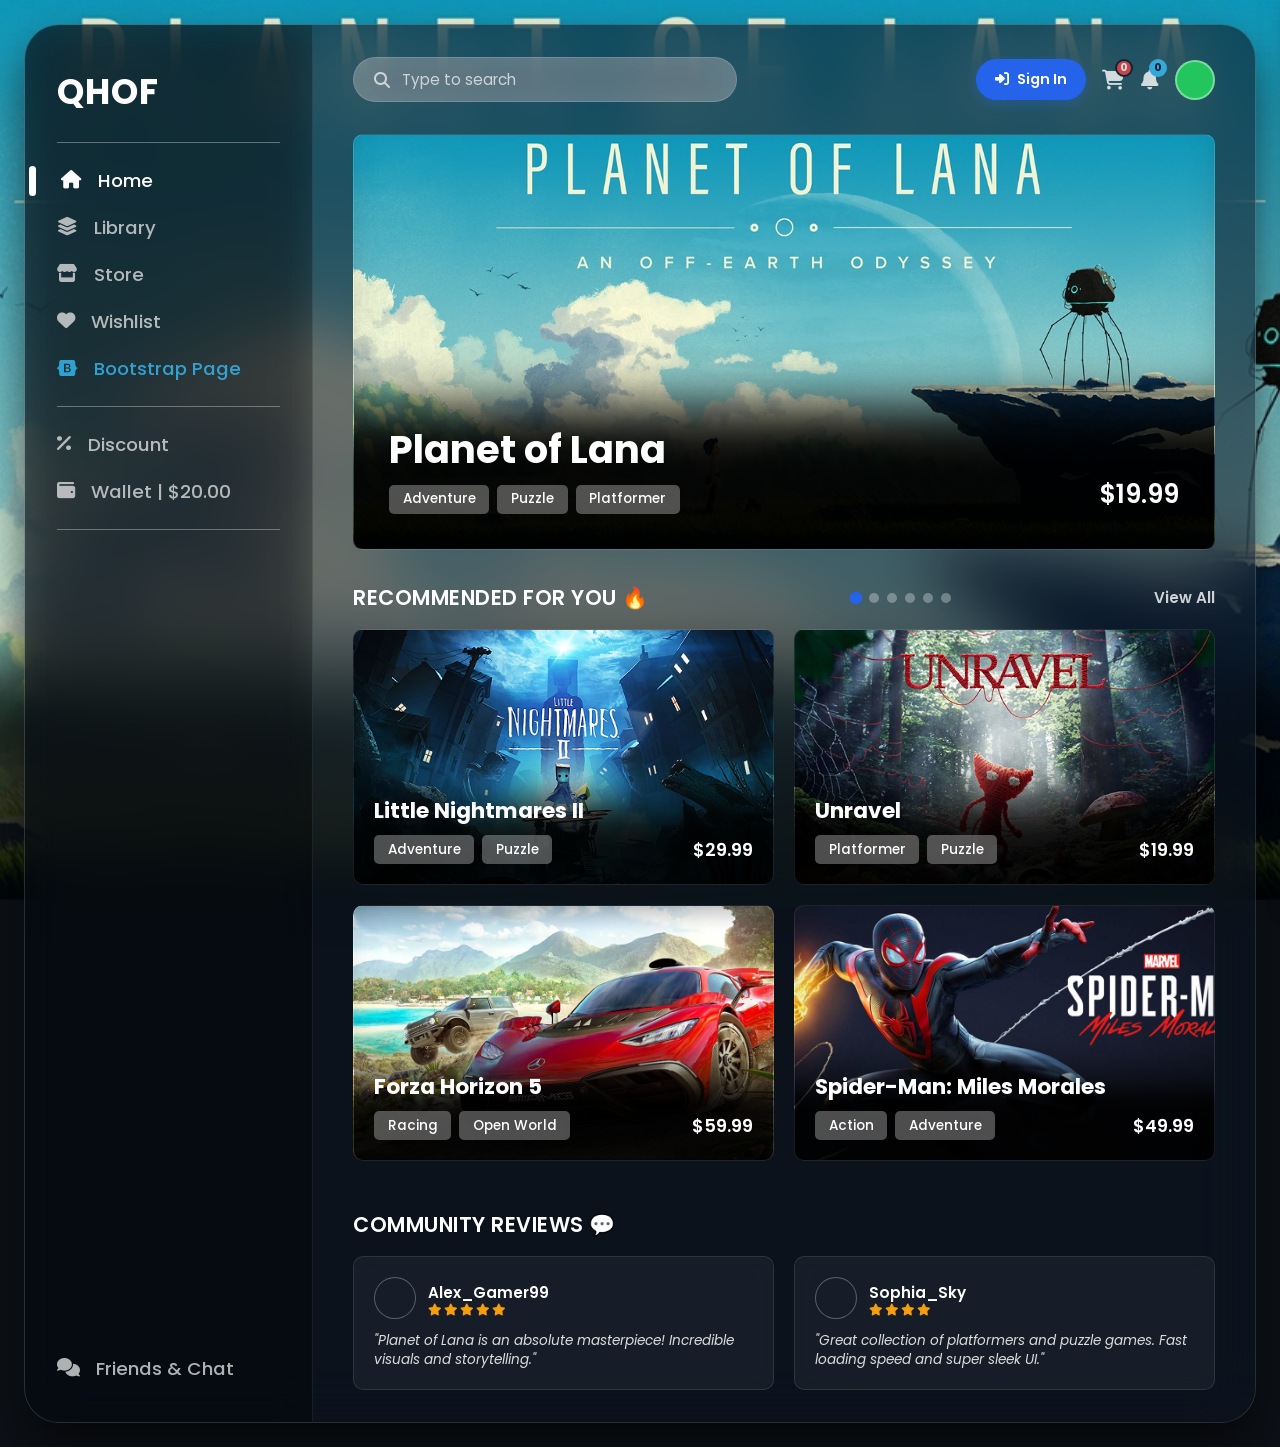
<file: shop/index.html>
<!DOCTYPE html>
<html lang="uk">
<head>
  <meta charset="UTF-8">
  <meta name="viewport" content="width=device-width, initial-scale=1.0">
  <title>QHOF — Planet of Lana</title>
  
  <link rel="preconnect" href="https://fonts.googleapis.com">
  <link rel="preconnect" href="https://fonts.gstatic.com" crossorigin>
  <link href="https://fonts.googleapis.com/css2?family=Poppins:wght@400;500;600;700&display=swap" rel="stylesheet">
  <link rel="stylesheet" href="https://cdnjs.cloudflare.com/ajax/libs/font-awesome/6.4.0/css/all.min.css">
  <link rel="stylesheet" href="styles/style.css">
</head>
<body>

  <div class="app-window">
    <div class="sidebar-overlay" id="sidebarOverlay"></div>

    <aside class="sidebar" id="sidebar">
      <div class="logo-container">
        <div class="logo">QHOF</div>
        <button class="close-sidebar-btn" id="closeSidebarBtn" aria-label="Close menu">
          <i class="fa-solid fa-xmark"></i>
        </button>
      </div>
      
      <div class="sidebar-divider"></div>

      <nav class="nav-menu">
        <a href="index.html" class="nav-link active"><i class="fa-solid fa-house"></i><span>Home</span></a>
        <a href="library.html" class="nav-link"><i class="fa-solid fa-layer-group"></i><span>Library</span></a>
        <a href="store.html" class="nav-link"><i class="fa-solid fa-store"></i><span>Store</span></a>
        <a href="wishlist.html" class="nav-link"><i class="fa-solid fa-heart"></i><span>Wishlist</span></a>
        <a href="bootstrap.html" class="nav-link bootstrap-link"><i class="fa-brands fa-bootstrap"></i><span>Bootstrap Page</span></a>
      </nav>

      <div class="sidebar-divider"></div>
      <nav class="nav-menu">
        <a href="#" class="nav-link"><i class="fa-solid fa-percent"></i><span>Discount</span></a>
        <a href="#" class="nav-link"><i class="fa-solid fa-wallet"></i><span>Wallet | $20.00</span></a>
      </nav>
      <div class="sidebar-divider"></div>
      <div class="sidebar-footer">
        <a href="#" class="nav-link"><i class="fa-solid fa-comments"></i><span>Friends & Chat</span></a>
      </div>
    </aside>

    <main class="main-content">
      <header class="top-bar">
        <button class="mobile-menu-toggle" id="mobileMenuToggle" aria-label="Open menu">
          <i class="fa-solid fa-bars"></i>
        </button>

        <div class="search-container">
          <i class="fa-solid fa-magnifying-glass search-icon"></i>
          <input type="text" placeholder="Type to search" class="search-input">
        </div>
        
        <div class="user-actions">
          <button class="btn-signin" id="openAddGameModalBtn" style="display: none; background: #22c55e;">
            <i class="fa-solid fa-plus"></i> <span>Add Game</span>
          </button>
          <button class="btn-signin" id="openAuthModalBtn">
            <i class="fa-solid fa-right-to-bracket"></i> <span>Sign In</span>
          </button>
          <button class="action-btn" aria-label="Cart"></button>
          <button class="action-btn" aria-label="Notifications"></button>
          <div class="user-avatar" title="View Profile"></div>
        </div>
      </header>

      <section class="hero-card clickable-card" id="heroCard" data-id="pol">
        <button class="carousel-control prev" id="heroPrevBtn" aria-label="Previous Game"><i class="fa-solid fa-chevron-left"></i></button>
        <button class="carousel-control next" id="heroNextBtn" aria-label="Next Game"><i class="fa-solid fa-chevron-right"></i></button>

        <div class="hero-overlay">
          <div class="hero-details">
            <h1 class="hero-title" id="heroTitle">Planet of Lana</h1>
            <div class="tags-row" id="heroTags">
              <span class="tag">Adventure</span>
              <span class="tag">Puzzle</span>
              <span class="tag">Platformer</span>
            </div>
          </div>
          <div class="hero-price" id="heroPrice">$19.99</div>
        </div>
      </section>

      <section class="recommended-section">
        <div class="section-header">
          <h2 class="section-title">RECOMMENDED FOR YOU 🔥</h2>
          <div class="dots-navigation" id="dotsNav">
            <span class="dot active" data-index="0"></span>
            <span class="dot" data-index="1"></span>
            <span class="dot" data-index="2"></span>
            <span class="dot" data-index="3"></span>
            <span class="dot" data-index="4"></span>
            <span class="dot" data-index="5"></span>
          </div>
          <a href="store.html" class="view-all">View All</a>
        </div>

        <div class="games-grid">
          <a href="game.html?id=litn" class="game-card card-nightmares">
            <div class="card-overlay">
              <h3 class="game-title">Little Nightmares II</h3>
              <div class="card-bottom">
                <div class="tags-row"><span class="tag">Adventure</span><span class="tag">Puzzle</span></div>
                <span class="game-price">$29.99</span>
              </div>
            </div>
          </a>

          <a href="game.html?id=unravel" class="game-card card-unravel">
            <div class="card-overlay">
              <h3 class="game-title">Unravel</h3>
              <div class="card-bottom">
                <div class="tags-row"><span class="tag">Platformer</span><span class="tag">Puzzle</span></div>
                <span class="game-price">$19.99</span>
              </div>
            </div>
          </a>

          <a href="game.html?id=forza" class="game-card card-forza">
            <div class="card-overlay">
              <h3 class="game-title">Forza Horizon 5</h3>
              <div class="card-bottom">
                <div class="tags-row"><span class="tag">Racing</span><span class="tag">Open World</span></div>
                <span class="game-price">$59.99</span>
              </div>
            </div>
          </a>

          <a href="game.html?id=spider" class="game-card card-spider">
            <div class="card-overlay">
              <h3 class="game-title">Spider-Man: Miles Morales</h3>
              <div class="card-bottom">
                <div class="tags-row"><span class="tag">Action</span><span class="tag">Adventure</span></div>
                <span class="game-price">$49.99</span>
              </div>
            </div>
          </a>
        </div>
      </section>

      <section class="reviews-section">
        <h2 class="section-title">COMMUNITY REVIEWS 💬</h2>
        <div class="reviews-grid">
          <div class="review-card">
            <div class="review-header">
              <div class="reviewer-avatar avatar-1"></div>
              <div>
                <h4 class="reviewer-name">Alex_Gamer99</h4>
                <div class="stars"><i class="fa-solid fa-star"></i><i class="fa-solid fa-star"></i><i class="fa-solid fa-star"></i><i class="fa-solid fa-star"></i><i class="fa-solid fa-star"></i></div>
              </div>
            </div>
            <p class="review-text">"Planet of Lana is an absolute masterpiece! Incredible visuals and storytelling."</p>
          </div>

          <div class="review-card">
            <div class="review-header">
              <div class="reviewer-avatar avatar-2"></div>
              <div>
                <h4 class="reviewer-name">Sophia_Sky</h4>
                <div class="stars"><i class="fa-solid fa-star"></i><i class="fa-solid fa-star"></i><i class="fa-solid fa-star"></i><i class="fa-solid fa-star"></i></div>
              </div>
            </div>
            <p class="review-text">"Great collection of platformers and puzzle games. Fast loading speed and super sleek UI."</p>
          </div>
        </div>
      </section>
    </main>
  </div>

  <!-- Модальне вікно Sign In (Вхід за Username) -->
  <div class="modal-overlay" id="authModal">
    <div class="modal-card">
      <button class="modal-close" id="closeAuthModalBtn">&times;</button>
      <div class="modal-header">
        <h2>Sign In</h2>
        <p>Welcome back! Please enter your details.</p>
      </div>
      <form class="auth-form" onsubmit="event.preventDefault(); signIn();">
        <div class="form-group">
          <label for="username"><i class="fa-solid fa-user"></i> Username</label>
          <input type="text" id="username" placeholder="Enter your username" required>
        </div>
        <div class="form-group">
          <label for="password"><i class="fa-solid fa-lock"></i> Password</label>
          <input type="password" id="password" placeholder="••••••••" required>
        </div>
        <button type="submit" class="auth-submit-btn">Login</button>
      </form>
    </div>
  </div>

  <!-- Модальне вікно додавання гри через токен -->
  <div class="modal-overlay" id="addGameModal">
    <div class="modal-card">
      <button class="modal-close" id="closeAddGameModalBtn">&times;</button>
      <div class="modal-header">
        <h2>Add New Game</h2>
        <p>Enter game details to save via Bearer token</p>
      </div>
      <form class="auth-form" id="addGameForm" onsubmit="addNewGame(event)">
        <div class="form-group">
          <label for="newGameName"><i class="fa-solid fa-gamepad"></i> Game Title</label>
          <input type="text" id="newGameName" placeholder="e.g. Cyberpunk 2077" required>
        </div>
        <div class="form-group">
          <label for="newGamePrice"><i class="fa-solid fa-tag"></i> Price ($)</label>
          <input type="number" step="0.01" id="newGamePrice" placeholder="29.99" required>
        </div>
        <div class="form-group">
          <label for="newGameCategory"><i class="fa-solid fa-layer-group"></i> Category</label>
          <input type="text" id="newGameCategory" value="game" required>
        </div>
        <div class="form-group">
          <label for="newGameDesc"><i class="fa-solid fa-align-left"></i> Description</label>
          <input type="text" id="newGameDesc" placeholder="Brief game description..." required>
        </div>
        <button type="submit" class="auth-submit-btn" style="background: #22c55e;">Publish Game</button>
      </form>
    </div>
  </div>

  <script src="js/main.js"></script>
</body>
</html>
</file>
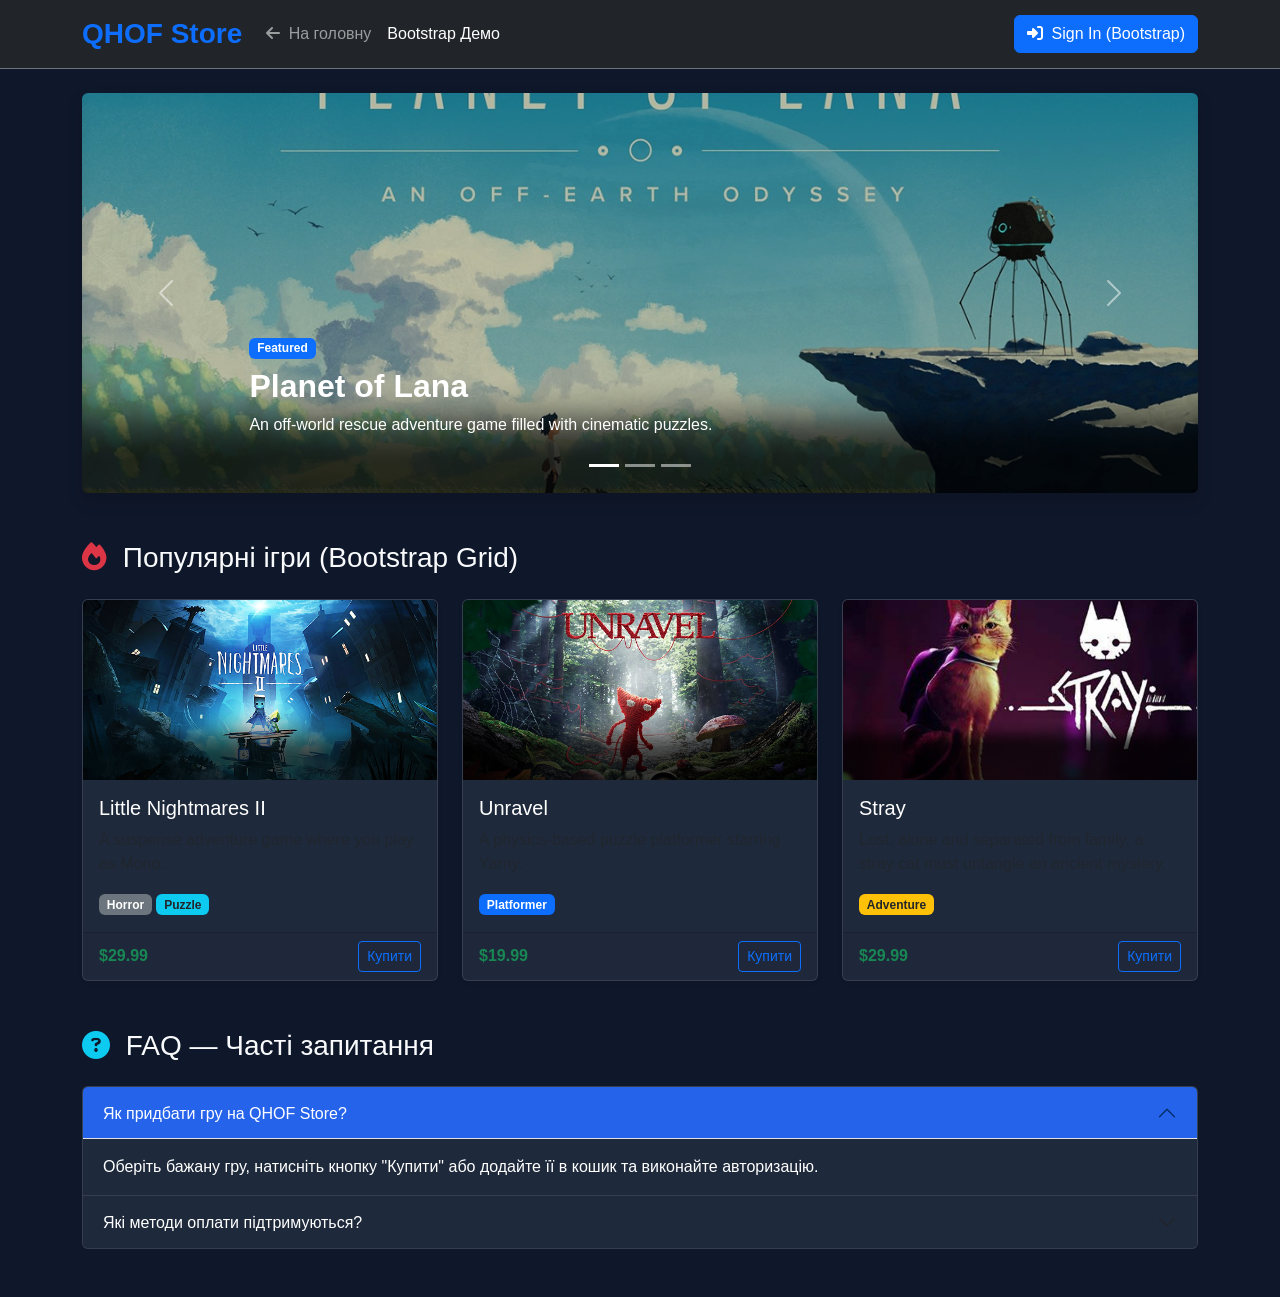
<file: shop/bootstrap.html>
<!DOCTYPE html>
<html lang="uk">
<head>
  <meta charset="UTF-8">
  <meta name="viewport" content="width=device-width, initial-scale=1.0">
  <title>QHOF — Bootstrap Showcase</title>

  <!-- Підключення Bootstrap 5.2 CSS -->
  <link href="https://cdn.jsdelivr.net/npm/bootstrap@5.2.3/dist/css/bootstrap.min.css" rel="stylesheet">
  <!-- FontAwesome -->
  <link rel="stylesheet" href="https://cdnjs.cloudflare.com/ajax/libs/font-awesome/6.4.0/css/all.min.css">
  
  <style>
    body {
      background-color: #0f172a;
      color: #f8fafc;
      font-family: 'Segoe UI', Tahoma, Geneva, Verdana, sans-serif;
    }
    .hero-carousel img {
      height: 400px;
      object-fit: cover;
      filter: brightness(0.75);
    }
    .card {
      background-color: #1e293b;
      border: 1px solid rgba(255,255,255,0.1);
      color: #fff;
    }
    .accordion-item {
      background-color: #1e293b;
      border-color: rgba(255,255,255,0.1);
      color: #fff;
    }
    .accordion-button {
      background-color: #1e293b;
      color: #fff;
    }
    .accordion-button:not(.collapsed) {
      background-color: #2563eb;
      color: #fff;
    }
  </style>
</head>
<body>

  <!-- Bootstrap Навігація -->
  <nav class="navbar navbar-expand-lg navbar-dark bg-dark sticky-top border-bottom border-secondary">
    <div class="container">
      <a class="navbar-brand fw-bold text-primary fs-3" href="index.html">QHOF Store</a>
      <button class="navbar-toggler" type="button" data-bs-toggle="collapse" data-bs-target="#navbarNav">
        <span class="navbar-toggler-icon"></span>
      </button>
      <div class="collapse navbar-collapse" id="navbarNav">
        <ul class="navbar-nav me-auto mb-2 mb-lg-0">
          <li class="nav-item">
            <a class="nav-link" href="index.html"><i class="fa-solid fa-arrow-left me-1"></i> На головну</a>
          </li>
          <li class="nav-item">
            <a class="nav-link active" href="#">Bootstrap Демо</a>
          </li>
        </ul>
        <button class="btn btn-primary" data-bs-toggle="modal" data-bs-target="#bootstrapAuthModal">
          <i class="fa-solid fa-right-to-bracket me-1"></i> Sign In (Bootstrap)
        </button>
      </div>
    </div>
  </nav>

  <div class="container my-4">

    <!-- Bootstrap Carousel (Слайдер) -->
    <div id="gameCarousel" class="carousel slide rounded overflow-hidden shadow mb-5" data-bs-ride="carousel">
      <div class="carousel-indicators">
        <button type="button" data-bs-target="#gameCarousel" data-bs-slide-to="0" class="active"></button>
        <button type="button" data-bs-target="#gameCarousel" data-bs-slide-to="1"></button>
        <button type="button" data-bs-target="#gameCarousel" data-bs-slide-to="2"></button>
      </div>
      <div class="carousel-inner hero-carousel">
        <div class="carousel-item active">
          <img src="assets/images/pol.png" class="d-block w-100" alt="Planet of Lana">
          <div class="carousel-caption d-none d-md-block text-start">
            <span class="badge bg-primary mb-2">Featured</span>
            <h2 class="fw-bold">Planet of Lana</h2>
            <p>An off-world rescue adventure game filled with cinematic puzzles.</p>
          </div>
        </div>
        <div class="carousel-item">
          <img src="assets/images/forza.png" class="d-block w-100" alt="Forza Horizon">
          <div class="carousel-caption d-none d-md-block text-start">
            <span class="badge bg-warning text-dark mb-2">Top Racer</span>
            <h2 class="fw-bold">Forza Horizon 5</h2>
            <p>Explore the vibrant open world landscapes of Mexico.</p>
          </div>
        </div>
        <div class="carousel-item">
          <img src="assets/images/spider.png" class="d-block w-100" alt="Spider-Man">
          <div class="carousel-caption d-none d-md-block text-start">
            <span class="badge bg-danger mb-2">Action</span>
            <h2 class="fw-bold">Spider-Man</h2>
            <p>Swing through New York City as Peter Parker in intense action encounters.</p>
          </div>
        </div>
      </div>
      <button class="carousel-control-prev" type="button" data-bs-target="#gameCarousel" data-bs-slide="prev">
        <span class="carousel-control-prev-icon"></span>
      </button>
      <button class="carousel-control-next" type="button" data-bs-target="#gameCarousel" data-bs-slide="next">
        <span class="carousel-control-next-icon"></span>
      </button>
    </div>

    <!-- Bootstrap Cards Grid -->
    <h3 class="mb-4"><i class="fa-solid fa-fire text-danger me-2"></i> Популярні ігри (Bootstrap Grid)</h3>
    <div class="row row-cols-1 row-cols-md-3 g-4 mb-5">
      <div class="col">
        <div class="card h-100 shadow-sm">
          <img src="assets/images/litn.png" class="card-img-top" alt="Little Nightmares II" style="height: 180px; object-fit: cover;">
          <div class="card-body">
            <h5 class="card-title">Little Nightmares II</h5>
            <p class="card-text text-muted">A suspense adventure game where you play as Mono.</p>
            <span class="badge bg-secondary">Horror</span>
            <span class="badge bg-info text-dark">Puzzle</span>
          </div>
          <div class="card-footer d-flex justify-content-between align-items-center">
            <span class="fw-bold text-success">$29.99</span>
            <button class="btn btn-sm btn-outline-primary">Купити</button>
          </div>
        </div>
      </div>

      <div class="col">
        <div class="card h-100 shadow-sm">
          <img src="assets/images/unravel.png" class="card-img-top" alt="Unravel" style="height: 180px; object-fit: cover;">
          <div class="card-body">
            <h5 class="card-title">Unravel</h5>
            <p class="card-text text-muted">A physics-based puzzle platformer starring Yarny.</p>
            <span class="badge bg-primary">Platformer</span>
          </div>
          <div class="card-footer d-flex justify-content-between align-items-center">
            <span class="fw-bold text-success">$19.99</span>
            <button class="btn btn-sm btn-outline-primary">Купити</button>
          </div>
        </div>
      </div>

      <div class="col">
        <div class="card h-100 shadow-sm">
          <img src="assets/images/stray.png" class="card-img-top" alt="Stray" style="height: 180px; object-fit: cover;">
          <div class="card-body">
            <h5 class="card-title">Stray</h5>
            <p class="card-text text-muted">Lost, alone and separated from family, a stray cat must untangle an ancient mystery.</p>
            <span class="badge bg-warning text-dark">Adventure</span>
          </div>
          <div class="card-footer d-flex justify-content-between align-items-center">
            <span class="fw-bold text-success">$29.99</span>
            <button class="btn btn-sm btn-outline-primary">Купити</button>
          </div>
        </div>
      </div>
    </div>

    <!-- Bootstrap Accordion (Часті запитання) -->
    <h3 class="mb-4"><i class="fa-solid fa-circle-question text-info me-2"></i> FAQ — Часті запитання</h3>
    <div class="accordion mb-5" id="faqAccordion">
      <div class="accordion-item">
        <h2 class="accordion-header">
          <button class="accordion-button" type="button" data-bs-toggle="collapse" data-bs-target="#faq1">
            Як придбати гру на QHOF Store?
          </button>
        </h2>
        <div id="faq1" class="accordion-collapse collapse show" data-bs-parent="#faqAccordion">
          <div class="accordion-body">
            Оберіть бажану гру, натисніть кнопку "Купити" або додайте її в кошик та виконайте авторизацію.
          </div>
        </div>
      </div>

      <div class="accordion-item">
        <h2 class="accordion-header">
          <button class="accordion-button collapsed" type="button" data-bs-toggle="collapse" data-bs-target="#faq2">
            Які методи оплати підтримуються?
          </button>
        </h2>
        <div id="faq2" class="accordion-collapse collapse" data-bs-parent="#faqAccordion">
          <div class="accordion-body">
            Ми підтримуємо оплату через внутрішній гаманець QHOF Wallet, а також банківські картки Visa/Mastercard.
          </div>
        </div>
      </div>
    </div>

  </div>

  <!-- Bootstrap Modal -->
  <div class="modal fade" id="bootstrapAuthModal" tabindex="-1" aria-hidden="true">
    <div class="modal-dialog modal-dialog-centered">
      <div class="modal-content bg-dark text-white border-secondary">
        <div class="modal-header border-secondary">
          <h5 class="modal-title">Bootstrap Sign In</h5>
          <button type="button" class="btn-close btn-close-white" data-bs-dismiss="modal"></button>
        </div>
        <div class="modal-body">
          <form onsubmit="event.preventDefault(); alert('Bootstrap Sign in OK!');">
            <div class="mb-3">
              <label class="form-label">Email address</label>
              <input type="email" class="form-control bg-secondary text-white border-0" required>
            </div>
            <div class="mb-3">
              <label class="form-label">Password</label>
              <input type="password" class="form-control bg-secondary text-white border-0" required>
            </div>
            <button type="submit" class="btn btn-primary w-100">Увійти</button>
          </form>
        </div>
      </div>
    </div>
  </div>

  <!-- Підключення Bootstrap 5.2 JS Bundle -->
  <script src="https://cdn.jsdelivr.net/npm/bootstrap@5.2.3/dist/js/bootstrap.bundle.min.js"></script>
</body>
</html>
</file>
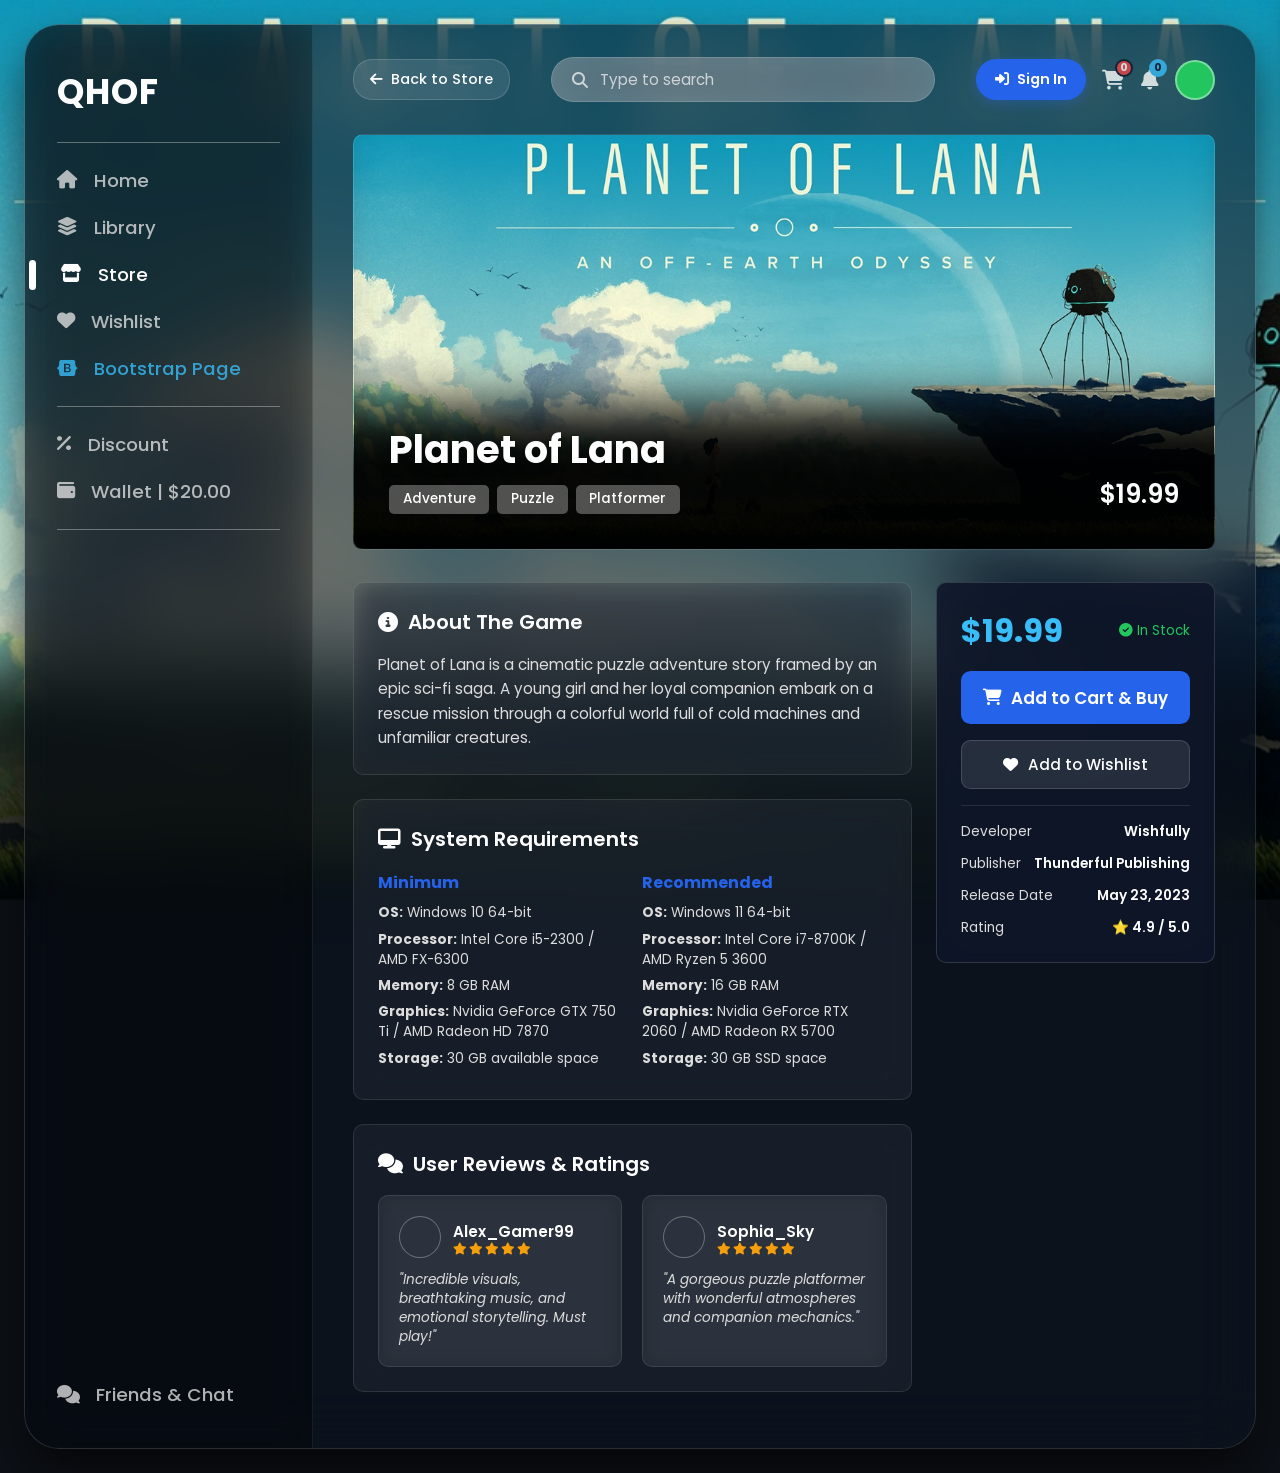
<file: shop/game.html>
<!DOCTYPE html>
<html lang="uk">
<head>
  <meta charset="UTF-8">
  <meta name="viewport" content="width=device-width, initial-scale=1.0">
  <title>QHOF — Game Details</title>
  
  <link rel="preconnect" href="https://fonts.googleapis.com">
  <link rel="preconnect" href="https://fonts.gstatic.com" crossorigin>
  <link href="https://fonts.googleapis.com/css2?family=Poppins:wght@400;500;600;700&display=swap" rel="stylesheet">
  <link rel="stylesheet" href="https://cdnjs.cloudflare.com/ajax/libs/font-awesome/6.4.0/css/all.min.css">
  <link rel="stylesheet" href="styles/style.css">
</head>
<body id="gamePageBody">

  <div class="app-window">
    <div class="sidebar-overlay" id="sidebarOverlay"></div>

    <aside class="sidebar" id="sidebar">
      <div class="logo-container">
        <div class="logo">QHOF</div>
        <button class="close-sidebar-btn" id="closeSidebarBtn" aria-label="Close menu">
          <i class="fa-solid fa-xmark"></i>
        </button>
      </div>
      
      <div class="sidebar-divider"></div>

      <nav class="nav-menu">
        <a href="index.html" class="nav-link"><i class="fa-solid fa-house"></i><span>Home</span></a>
        <a href="library.html" class="nav-link"><i class="fa-solid fa-layer-group"></i><span>Library</span></a>
        <a href="store.html" class="nav-link active"><i class="fa-solid fa-store"></i><span>Store</span></a>
        <a href="wishlist.html" class="nav-link"><i class="fa-solid fa-heart"></i><span>Wishlist</span></a>
        <a href="bootstrap.html" class="nav-link bootstrap-link"><i class="fa-brands fa-bootstrap"></i><span>Bootstrap Page</span></a>
      </nav>

      <div class="sidebar-divider"></div>
      <nav class="nav-menu">
        <a href="#" class="nav-link"><i class="fa-solid fa-percent"></i><span>Discount</span></a>
        <a href="#" class="nav-link"><i class="fa-solid fa-wallet"></i><span>Wallet | $20.00</span></a>
      </nav>
      <div class="sidebar-divider"></div>
      <div class="sidebar-footer">
        <a href="#" class="nav-link"><i class="fa-solid fa-comments"></i><span>Friends & Chat</span></a>
      </div>
    </aside>

    <main class="main-content">
      <header class="top-bar">
        <button class="mobile-menu-toggle" id="mobileMenuToggle"><i class="fa-solid fa-bars"></i></button>

        <a href="store.html" class="btn-back">
          <i class="fa-solid fa-arrow-left"></i>
          <span>Back to Store</span>
        </a>

        <div class="search-container">
          <i class="fa-solid fa-magnifying-glass search-icon"></i>
          <input type="text" placeholder="Type to search" class="search-input">
        </div>
        
        <div class="user-actions">
          <button class="btn-signin" id="openAuthModalBtn"><i class="fa-solid fa-right-to-bracket"></i><span>Sign In</span></button>
          <button class="action-btn" aria-label="Cart"></button>
          <button class="action-btn" aria-label="Notifications"></button>
          <div class="user-avatar" title="View Profile"></div>
        </div>
      </header>

      <section class="game-details-hero" id="gameHero">
        <div class="hero-overlay">
          <div class="hero-details">
            <h1 class="hero-title" id="gameTitle">Planet of Lana</h1>
            <div class="tags-row" id="gameTags">
              <span class="tag">Adventure</span>
              <span class="tag">Puzzle</span>
              <span class="tag">Platformer</span>
            </div>
          </div>
          <div class="hero-price" id="gamePrice">$19.99</div>
        </div>
      </section>

      <div class="game-details-grid">
        <div class="game-main-info">
          <section class="content-box">
            <h2 class="box-title"><i class="fa-solid fa-circle-info"></i> About The Game</h2>
            <p class="game-description-text" id="gameDescription">Loading description...</p>
          </section>

          <section class="content-box">
            <h2 class="box-title"><i class="fa-solid fa-desktop"></i> System Requirements</h2>
            <div class="sys-req-grid">
              <div class="req-col">
                <h4>Minimum</h4>
                <p><strong>OS:</strong> Windows 10 64-bit</p>
                <p><strong>Processor:</strong> Intel Core i5-2300 / AMD FX-6300</p>
                <p><strong>Memory:</strong> 8 GB RAM</p>
                <p><strong>Graphics:</strong> Nvidia GeForce GTX 750 Ti / AMD Radeon HD 7870</p>
                <p><strong>Storage:</strong> 30 GB available space</p>
              </div>
              <div class="req-col">
                <h4>Recommended</h4>
                <p><strong>OS:</strong> Windows 11 64-bit</p>
                <p><strong>Processor:</strong> Intel Core i7-8700K / AMD Ryzen 5 3600</p>
                <p><strong>Memory:</strong> 16 GB RAM</p>
                <p><strong>Graphics:</strong> Nvidia GeForce RTX 2060 / AMD Radeon RX 5700</p>
                <p><strong>Storage:</strong> 30 GB SSD space</p>
              </div>
            </div>
          </section>

          <section class="content-box">
            <h2 class="box-title"><i class="fa-solid fa-comments"></i> User Reviews & Ratings</h2>
            <div class="reviews-grid" id="gameReviewsContainer"></div>
          </section>
        </div>

        <div class="game-sidebar-info">
          <div class="buy-card">
            <div class="buy-card-header">
              <span class="buy-price" id="buyCardPrice">$19.99</span>
              <span class="stock-status"><i class="fa-solid fa-check-circle"></i> In Stock</span>
            </div>
            
            <button class="btn-buy-now" id="btnBuyNow">
              <i class="fa-solid fa-cart-shopping"></i> Add to Cart & Buy
            </button>
            
            <button class="btn-wishlist" id="btnWishlist">
              <i class="fa-solid fa-heart"></i> Add to Wishlist
            </button>

            <div class="buy-card-divider"></div>

            <div class="meta-list">
              <div class="meta-item"><span class="meta-label">Developer</span><span class="meta-value" id="gameDeveloper">Wishfully</span></div>
              <div class="meta-item"><span class="meta-label">Publisher</span><span class="meta-value" id="gamePublisher">Thunderful Publishing</span></div>
              <div class="meta-item"><span class="meta-label">Release Date</span><span class="meta-value" id="gameReleaseDate">May 23, 2023</span></div>
              <div class="meta-item"><span class="meta-label">Rating</span><span class="meta-value" id="gameRating">⭐ 4.9 / 5.0</span></div>
            </div>
          </div>
        </div>
      </div>
    </main>
  </div>

  <div class="modal-overlay" id="authModal">
    <div class="modal-card">
      <button class="modal-close" id="closeAuthModalBtn">&times;</button>
      <div class="modal-header">
        <h2>Sign In</h2>
        <p>Welcome back! Please enter your details.</p>
      </div>
      <form class="auth-form" onsubmit="event.preventDefault(); alert('Signed in successfully!');">
        <div class="form-group">
          <label for="email"><i class="fa-solid fa-envelope"></i> Email</label>
          <input type="email" id="email" placeholder="example@mail.com" required>
        </div>
        <div class="form-group">
          <label for="password"><i class="fa-solid fa-lock"></i> Password</label>
          <input type="password" id="password" placeholder="••••••••" required>
        </div>
        <div class="form-options">
          <label><input type="checkbox"> Remember me</label>
          <a href="#">Forgot password?</a>
        </div>
        <button type="submit" class="auth-submit-btn">Login</button>
      </form>
    </div>
  </div>

  <script src="js/game.js"></script>
  <script src="js/main.js"></script>
</body>
</html>
</file>
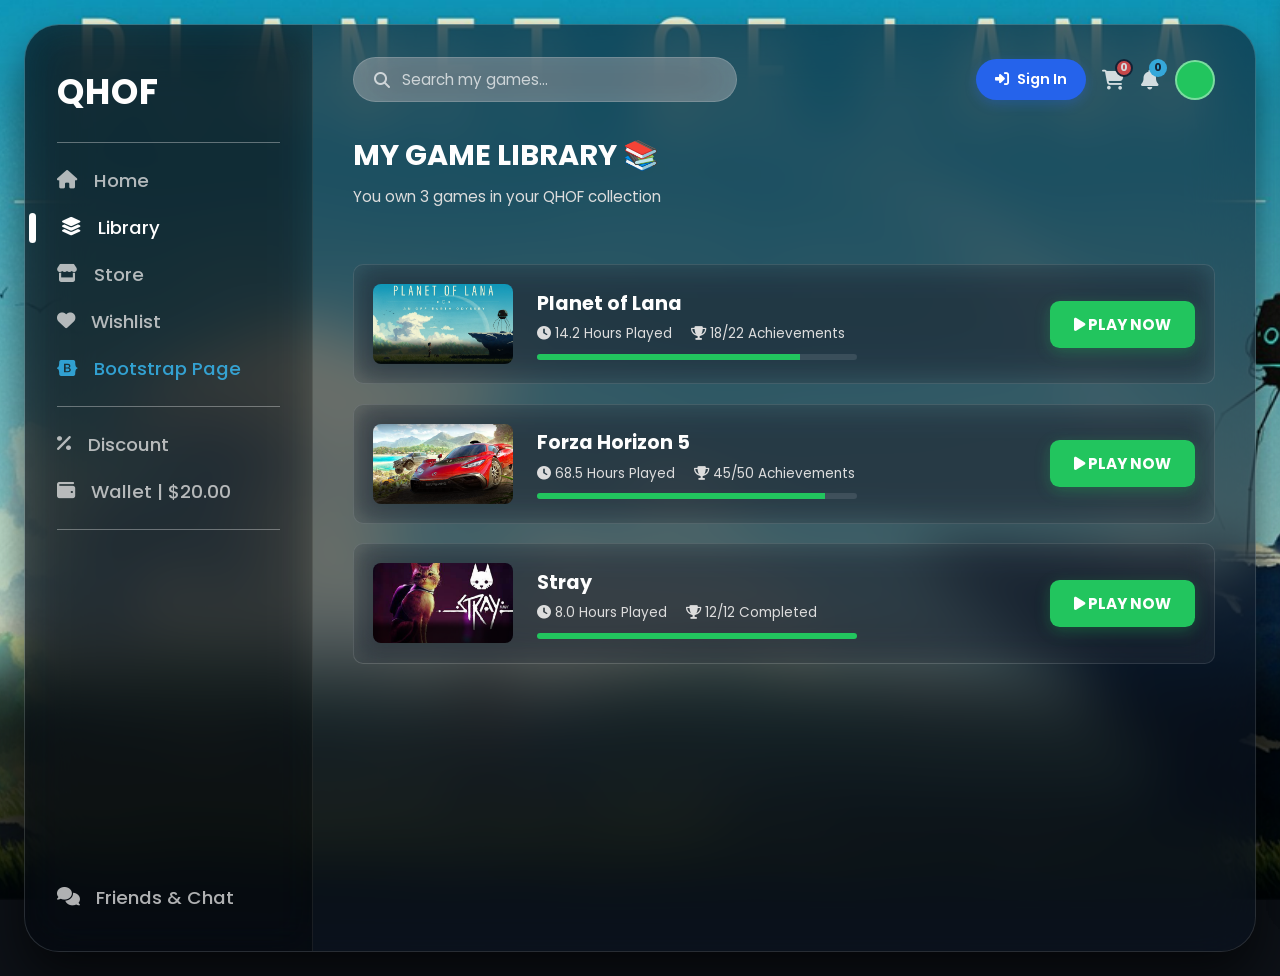
<file: shop/library.html>
<!DOCTYPE html>
<html lang="uk">
<head>
  <meta charset="UTF-8">
  <meta name="viewport" content="width=device-width, initial-scale=1.0">
  <title>QHOF — My Library</title>
  
  <link rel="preconnect" href="https://fonts.googleapis.com">
  <link rel="preconnect" href="https://fonts.gstatic.com" crossorigin>
  <link href="https://fonts.googleapis.com/css2?family=Poppins:wght@400;500;600;700&display=swap" rel="stylesheet">
  <link rel="stylesheet" href="https://cdnjs.cloudflare.com/ajax/libs/font-awesome/6.4.0/css/all.min.css">
  <link rel="stylesheet" href="styles/style.css">
</head>
<body>

  <div class="app-window">
    <div class="sidebar-overlay" id="sidebarOverlay"></div>

    <aside class="sidebar" id="sidebar">
      <div class="logo-container">
        <div class="logo">QHOF</div>
        <button class="close-sidebar-btn" id="closeSidebarBtn"><i class="fa-solid fa-xmark"></i></button>
      </div>
      <div class="sidebar-divider"></div>

      <nav class="nav-menu">
        <a href="index.html" class="nav-link"><i class="fa-solid fa-house"></i><span>Home</span></a>
        <a href="library.html" class="nav-link active"><i class="fa-solid fa-layer-group"></i><span>Library</span></a>
        <a href="store.html" class="nav-link"><i class="fa-solid fa-store"></i><span>Store</span></a>
        <a href="wishlist.html" class="nav-link"><i class="fa-solid fa-heart"></i><span>Wishlist</span></a>
        <a href="bootstrap.html" class="nav-link bootstrap-link"><i class="fa-brands fa-bootstrap"></i><span>Bootstrap Page</span></a>
      </nav>

      <div class="sidebar-divider"></div>
      <nav class="nav-menu">
        <a href="#" class="nav-link"><i class="fa-solid fa-percent"></i><span>Discount</span></a>
        <a href="#" class="nav-link"><i class="fa-solid fa-wallet"></i><span>Wallet | $20.00</span></a>
      </nav>
      <div class="sidebar-divider"></div>
      <div class="sidebar-footer">
        <a href="#" class="nav-link"><i class="fa-solid fa-comments"></i><span>Friends & Chat</span></a>
      </div>
    </aside>

    <main class="main-content">
      <header class="top-bar">
        <button class="mobile-menu-toggle" id="mobileMenuToggle"><i class="fa-solid fa-bars"></i></button>
        <div class="search-container">
          <i class="fa-solid fa-magnifying-glass search-icon"></i>
          <input type="text" placeholder="Search my games..." class="search-input">
        </div>
        <div class="user-actions">
          <button class="btn-signin" id="openAuthModalBtn"><i class="fa-solid fa-right-to-bracket"></i><span>Sign In</span></button>
          <button class="action-btn" aria-label="Cart"></button>
          <button class="action-btn" aria-label="Notifications"><i class="fa-solid fa-bell"></i></button>
          <div class="user-avatar"></div>
        </div>
      </header>

      <section class="library-header">
        <h1 class="page-main-title">MY GAME LIBRARY 📚</h1>
        <p class="section-subtitle">You own 3 games in your QHOF collection</p>
      </section>

      <!-- Список придбаних ігор -->
      <section class="library-list">
        
        <div class="library-item-card">
          <img src="assets/images/pol.png" alt="Planet of Lana" class="library-thumb">
          <div class="library-info">
            <h3>Planet of Lana</h3>
            <div class="library-meta">
              <span><i class="fa-solid fa-clock"></i> 14.2 Hours Played</span>
              <span><i class="fa-solid fa-trophy"></i> 18/22 Achievements</span>
            </div>
            <div class="progress-bar-container">
              <div class="progress-bar" style="width: 82%;"></div>
            </div>
          </div>
          <div class="library-action">
            <button class="btn-play-game" onclick="alert('Launching Planet of Lana...')"><i class="fa-solid fa-play"></i> PLAY NOW</button>
          </div>
        </div>

        <div class="library-item-card">
          <img src="assets/images/forza.png" alt="Forza Horizon 5" class="library-thumb">
          <div class="library-info">
            <h3>Forza Horizon 5</h3>
            <div class="library-meta">
              <span><i class="fa-solid fa-clock"></i> 68.5 Hours Played</span>
              <span><i class="fa-solid fa-trophy"></i> 45/50 Achievements</span>
            </div>
            <div class="progress-bar-container">
              <div class="progress-bar" style="width: 90%;"></div>
            </div>
          </div>
          <div class="library-action">
            <button class="btn-play-game" onclick="alert('Launching Forza Horizon 5...')"><i class="fa-solid fa-play"></i> PLAY NOW</button>
          </div>
        </div>

        <div class="library-item-card">
          <img src="assets/images/stray.png" alt="Stray" class="library-thumb">
          <div class="library-info">
            <h3>Stray</h3>
            <div class="library-meta">
              <span><i class="fa-solid fa-clock"></i> 8.0 Hours Played</span>
              <span><i class="fa-solid fa-trophy"></i> 12/12 Completed</span>
            </div>
            <div class="progress-bar-container">
              <div class="progress-bar" style="width: 100%;"></div>
            </div>
          </div>
          <div class="library-action">
            <button class="btn-play-game" onclick="alert('Launching Stray...')"><i class="fa-solid fa-play"></i> PLAY NOW</button>
          </div>
        </div>

      </section>

    </main>
  </div>

  <script src="js/main.js"></script>
</body>
</html>
</file>
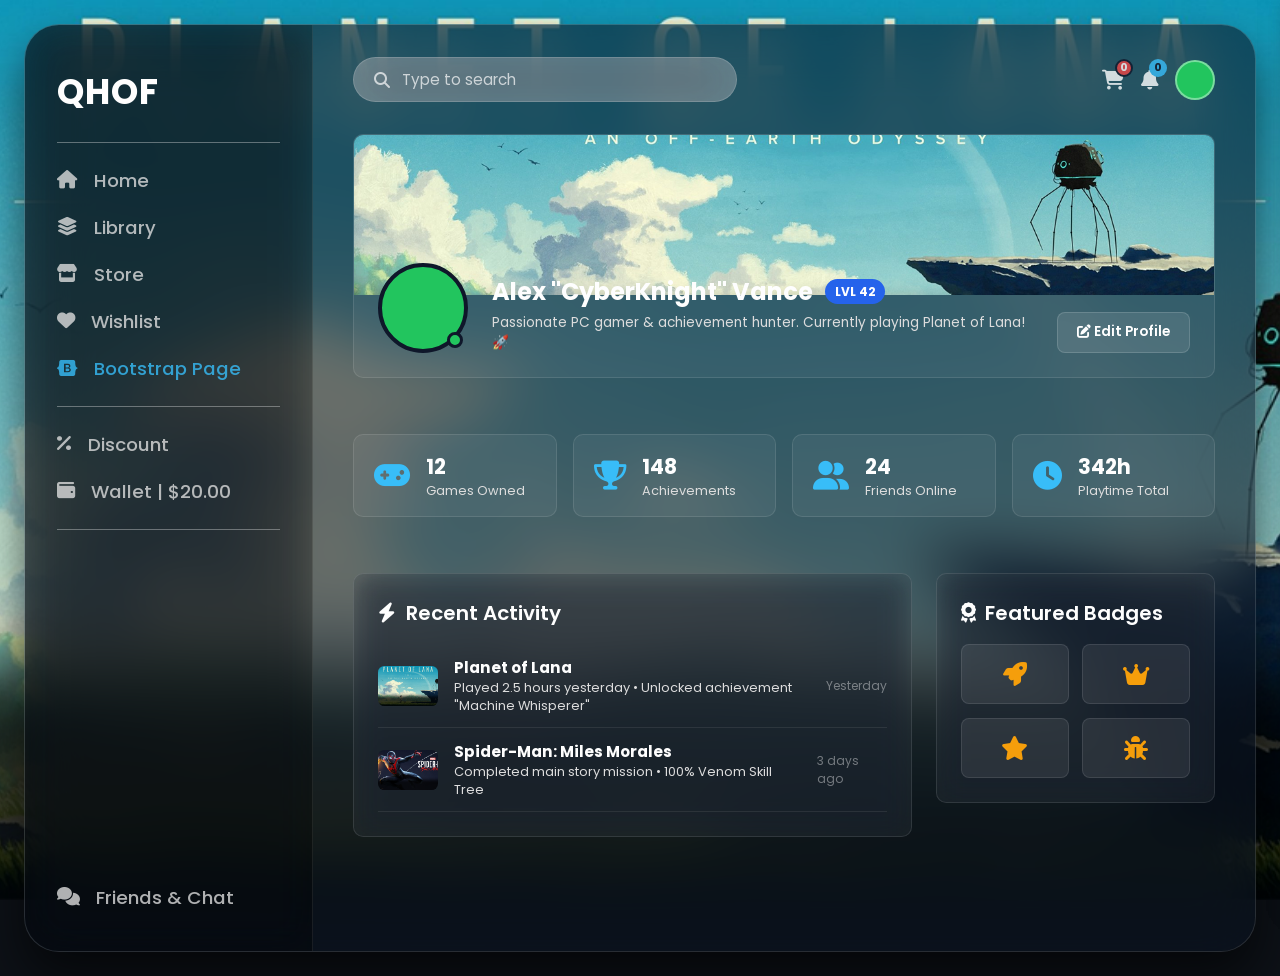
<file: shop/profile.html>
<!DOCTYPE html>
<html lang="uk">
<head>
  <meta charset="UTF-8">
  <meta name="viewport" content="width=device-width, initial-scale=1.0">
  <title>QHOF — User Profile</title>
  
  <link rel="preconnect" href="https://fonts.googleapis.com">
  <link rel="preconnect" href="https://fonts.gstatic.com" crossorigin>
  <link href="https://fonts.googleapis.com/css2?family=Poppins:wght@400;500;600;700&display=swap" rel="stylesheet">
  <link rel="stylesheet" href="https://cdnjs.cloudflare.com/ajax/libs/font-awesome/6.4.0/css/all.min.css">
  <link rel="stylesheet" href="styles/style.css">
</head>
<body>

  <div class="app-window">
    <div class="sidebar-overlay" id="sidebarOverlay"></div>

    <!-- Сайдбар -->
    <aside class="sidebar" id="sidebar">
      <div class="logo-container">
        <div class="logo">QHOF</div>
        <button class="close-sidebar-btn" id="closeSidebarBtn"><i class="fa-solid fa-xmark"></i></button>
      </div>
      <div class="sidebar-divider"></div>

      <nav class="nav-menu">
        <a href="index.html" class="nav-link"><i class="fa-solid fa-house"></i><span>Home</span></a>
        <a href="library.html" class="nav-link"><i class="fa-solid fa-layer-group"></i><span>Library</span></a>
        <a href="store.html" class="nav-link"><i class="fa-solid fa-store"></i><span>Store</span></a>
        <a href="wishlist.html" class="nav-link"><i class="fa-solid fa-heart"></i><span>Wishlist</span></a>
        <a href="bootstrap.html" class="nav-link bootstrap-link"><i class="fa-brands fa-bootstrap"></i><span>Bootstrap Page</span></a>
      </nav>

      <div class="sidebar-divider"></div>
      <nav class="nav-menu">
        <a href="#" class="nav-link"><i class="fa-solid fa-percent"></i><span>Discount</span></a>
        <a href="#" class="nav-link"><i class="fa-solid fa-wallet"></i><span>Wallet | $20.00</span></a>
      </nav>
      <div class="sidebar-divider"></div>
      <div class="sidebar-footer">
        <a href="#" class="nav-link"><i class="fa-solid fa-comments"></i><span>Friends & Chat</span></a>
      </div>
    </aside>

    <!-- Основна частина профілю -->
    <main class="main-content">
      <header class="top-bar">
        <button class="mobile-menu-toggle" id="mobileMenuToggle"><i class="fa-solid fa-bars"></i></button>
        
        <div class="search-container">
          <i class="fa-solid fa-magnifying-glass search-icon"></i>
          <input type="text" placeholder="Type to search" class="search-input">
        </div>

        <!-- Кнопку Sign In прибрано -->
        <div class="user-actions">
          <button class="action-btn" aria-label="Cart"></button>
          <button class="action-btn" aria-label="Notifications"></button>
          <div class="user-avatar" title="View Profile"></div>
        </div>
      </header>

      <!-- Шапка профілю (Banner & Avatar) -->
      <section class="profile-hero-card">
        <div class="profile-cover"></div>
        <div class="profile-header-info">
          <div class="profile-avatar-wrapper">
            <div class="profile-avatar-lg"></div>
            <span class="status-online-dot"></span>
          </div>
          <div class="profile-text-details">
            <div class="profile-name-row">
              <h2>Alex "CyberKnight" Vance</h2>
              <span class="user-level-badge">LVL 42</span>
            </div>
            <p class="profile-bio">Passionate PC gamer & achievement hunter. Currently playing Planet of Lana! 🚀</p>
          </div>
          <button class="btn-edit-profile" onclick="alert('Profile Settings coming soon!')">
            <i class="fa-solid fa-pen-to-square"></i> Edit Profile
          </button>
        </div>
      </section>

      <!-- Статистика користувача -->
      <section class="profile-stats-grid">
        <div class="stat-card">
          <i class="fa-solid fa-gamepad stat-icon"></i>
          <div>
            <h3>12</h3>
            <p>Games Owned</p>
          </div>
        </div>
        <div class="stat-card">
          <i class="fa-solid fa-trophy stat-icon"></i>
          <div>
            <h3>148</h3>
            <p>Achievements</p>
          </div>
        </div>
        <div class="stat-card">
          <i class="fa-solid fa-user-group stat-icon"></i>
          <div>
            <h3>24</h3>
            <p>Friends Online</p>
          </div>
        </div>
        <div class="stat-card">
          <i class="fa-solid fa-clock stat-icon"></i>
          <div>
            <h3>342h</h3>
            <p>Playtime Total</p>
          </div>
        </div>
      </section>

      <!-- Блок активності та досягнень -->
      <div class="game-details-grid">
        <div class="game-main-info">
          <section class="content-box">
            <h2 class="box-title"><i class="fa-solid fa-bolt"></i> Recent Activity</h2>
            <div class="activity-item">
              <img src="assets/images/pol.png" alt="Planet of Lana" class="activity-thumb">
              <div class="activity-info">
                <h4>Planet of Lana</h4>
                <p>Played 2.5 hours yesterday • Unlocked achievement "Machine Whisperer"</p>
              </div>
              <span class="activity-time">Yesterday</span>
            </div>
            <div class="activity-item">
              <img src="assets/images/spider.png" alt="Spider-Man" class="activity-thumb">
              <div class="activity-info">
                <h4>Spider-Man: Miles Morales</h4>
                <p>Completed main story mission • 100% Venom Skill Tree</p>
              </div>
              <span class="activity-time">3 days ago</span>
            </div>
          </section>
        </div>

        <div class="game-sidebar-info">
          <section class="content-box">
            <h2 class="box-title"><i class="fa-solid fa-award"></i> Featured Badges</h2>
            <div class="badges-grid">
              <div class="badge-item" title="Early Adopter"><i class="fa-solid fa-rocket"></i></div>
              <div class="badge-item" title="Master Collector"><i class="fa-solid fa-crown"></i></div>
              <div class="badge-item" title="Top Reviewer"><i class="fa-solid fa-star"></i></div>
              <div class="badge-item" title="Beta Tester"><i class="fa-solid fa-bug"></i></div>
            </div>
          </section>
        </div>
      </div>

    </main>
  </div>

  <script src="js/main.js"></script>
</body>
</html>
</file>
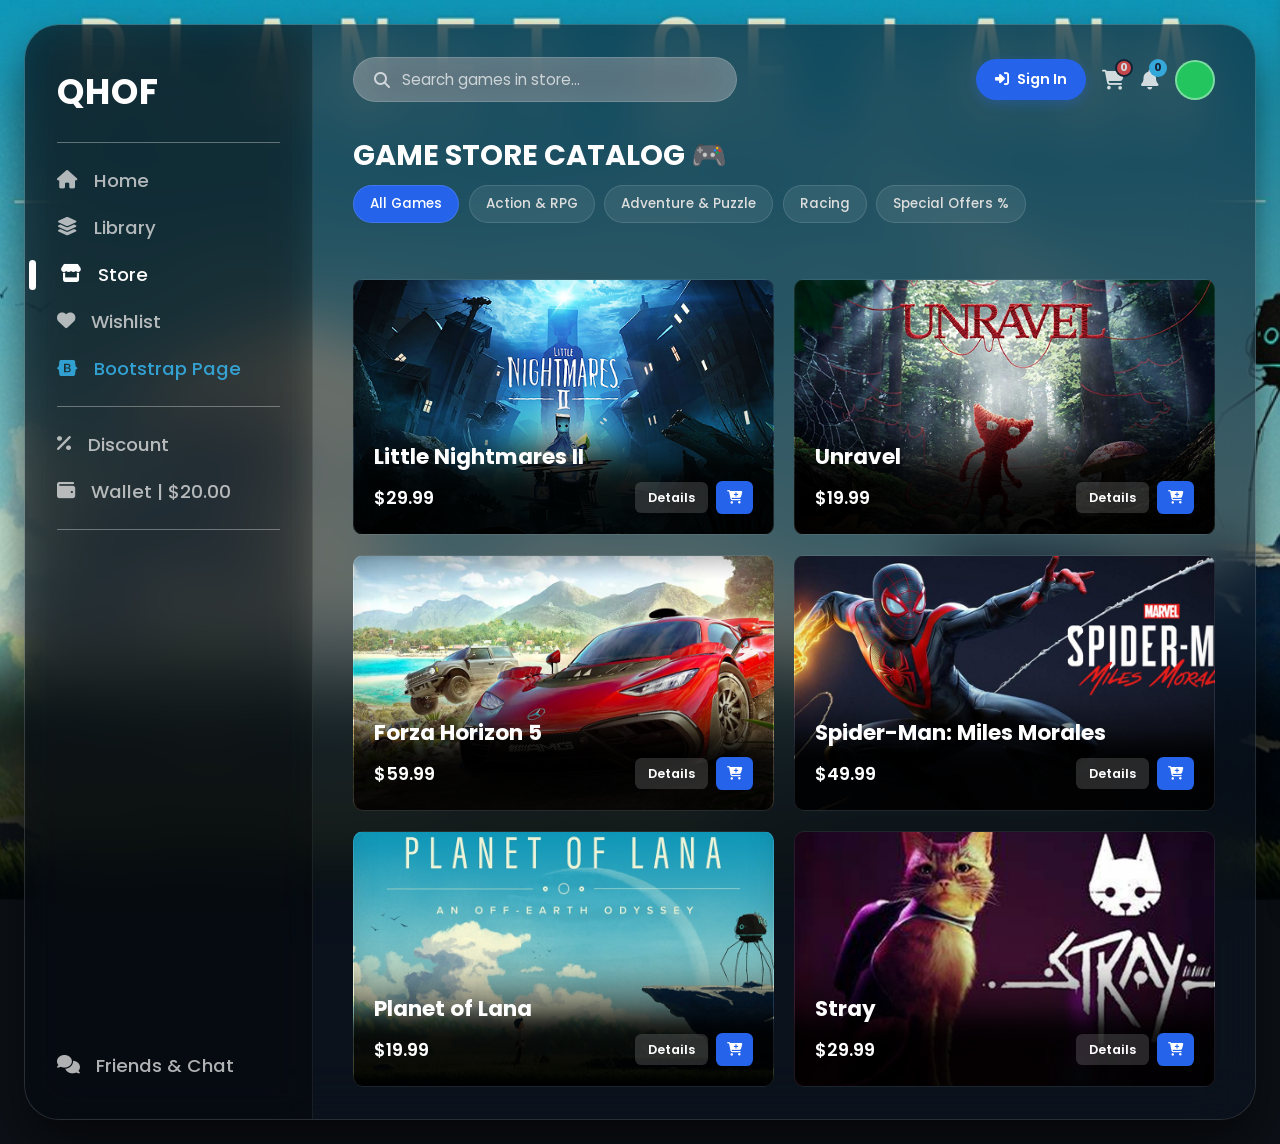
<file: shop/store.html>
<!DOCTYPE html>
<html lang="uk">
<head>
  <meta charset="UTF-8">
  <meta name="viewport" content="width=device-width, initial-scale=1.0">
  <title>QHOF — Store Catalog</title>
  
  <link rel="preconnect" href="https://fonts.googleapis.com">
  <link rel="preconnect" href="https://fonts.gstatic.com" crossorigin>
  <link href="https://fonts.googleapis.com/css2?family=Poppins:wght@400;500;600;700&display=swap" rel="stylesheet">
  <link rel="stylesheet" href="https://cdnjs.cloudflare.com/ajax/libs/font-awesome/6.4.0/css/all.min.css">
  <link rel="stylesheet" href="styles/style.css">
</head>
<body>

  <div class="app-window">
    <div class="sidebar-overlay" id="sidebarOverlay"></div>

    <aside class="sidebar" id="sidebar">
      <div class="logo-container">
        <div class="logo">QHOF</div>
        <button class="close-sidebar-btn" id="closeSidebarBtn"><i class="fa-solid fa-xmark"></i></button>
      </div>
      <div class="sidebar-divider"></div>

      <nav class="nav-menu">
        <a href="index.html" class="nav-link"><i class="fa-solid fa-house"></i><span>Home</span></a>
        <a href="library.html" class="nav-link"><i class="fa-solid fa-layer-group"></i><span>Library</span></a>
        <a href="store.html" class="nav-link active"><i class="fa-solid fa-store"></i><span>Store</span></a>
        <a href="wishlist.html" class="nav-link"><i class="fa-solid fa-heart"></i><span>Wishlist</span></a>
        <a href="bootstrap.html" class="nav-link bootstrap-link"><i class="fa-brands fa-bootstrap"></i><span>Bootstrap Page</span></a>
      </nav>

      <div class="sidebar-divider"></div>
      <nav class="nav-menu">
        <a href="#" class="nav-link"><i class="fa-solid fa-percent"></i><span>Discount</span></a>
        <a href="#" class="nav-link"><i class="fa-solid fa-wallet"></i><span>Wallet | $20.00</span></a>
      </nav>
      <div class="sidebar-divider"></div>
      <div class="sidebar-footer">
        <a href="#" class="nav-link"><i class="fa-solid fa-comments"></i><span>Friends & Chat</span></a>
      </div>
    </aside>

    <main class="main-content">
      <header class="top-bar">
        <button class="mobile-menu-toggle" id="mobileMenuToggle"><i class="fa-solid fa-bars"></i></button>
        <div class="search-container">
          <i class="fa-solid fa-magnifying-glass search-icon"></i>
          <input type="text" placeholder="Search games in store..." class="search-input">
        </div>
        <div class="user-actions">
          <button class="btn-signin" id="openAddGameModalBtn" style="display: none; background: #22c55e;">
            <i class="fa-solid fa-plus"></i> <span>Add Game</span>
          </button>
          <button class="btn-signin" id="openAuthModalBtn"><i class="fa-solid fa-right-to-bracket"></i><span>Sign In</span></button>
          <button class="action-btn" aria-label="Cart"></button>
          <button class="action-btn" aria-label="Notifications"></button>
          <div class="user-avatar" title="View Profile"></div>
        </div>
      </header>

      <section class="store-header-section">
        <h1 class="page-main-title">GAME STORE CATALOG 🎮</h1>
        <div class="filter-bar">
          <button class="filter-btn active">All Games</button>
          <button class="filter-btn">Action & RPG</button>
          <button class="filter-btn">Adventure & Puzzle</button>
          <button class="filter-btn">Racing</button>
          <button class="filter-btn">Special Offers %</button>
        </div>
      </section>

      <section class="games-grid">
        <a href="game.html?id=litn" class="game-card card-nightmares">
          <div class="card-overlay">
            <h3 class="game-title">Little Nightmares II</h3>
            <div class="card-bottom">
              <span class="game-price">$29.99</span>
              <div class="card-actions-row">
                <span class="btn-card-details">Details</span>
                <button class="btn-add-cart" onclick="event.preventDefault(); event.stopPropagation(); window.globalApp.addItem('litn');">
                  <i class="fa-solid fa-cart-plus"></i>
                </button>
              </div>
            </div>
          </div>
        </a>

        <a href="game.html?id=unravel" class="game-card card-unravel">
          <div class="card-overlay">
            <h3 class="game-title">Unravel</h3>
            <div class="card-bottom">
              <span class="game-price">$19.99</span>
              <div class="card-actions-row">
                <span class="btn-card-details">Details</span>
                <button class="btn-add-cart" onclick="event.preventDefault(); event.stopPropagation(); window.globalApp.addItem('unravel');">
                  <i class="fa-solid fa-cart-plus"></i>
                </button>
              </div>
            </div>
          </div>
        </a>

        <a href="game.html?id=forza" class="game-card card-forza">
          <div class="card-overlay">
            <h3 class="game-title">Forza Horizon 5</h3>
            <div class="card-bottom">
              <span class="game-price">$59.99</span>
              <div class="card-actions-row">
                <span class="btn-card-details">Details</span>
                <button class="btn-add-cart" onclick="event.preventDefault(); event.stopPropagation(); window.globalApp.addItem('forza');">
                  <i class="fa-solid fa-cart-plus"></i>
                </button>
              </div>
            </div>
          </div>
        </a>

        <a href="game.html?id=spider" class="game-card card-spider">
          <div class="card-overlay">
            <h3 class="game-title">Spider-Man: Miles Morales</h3>
            <div class="card-bottom">
              <span class="game-price">$49.99</span>
              <div class="card-actions-row">
                <span class="btn-card-details">Details</span>
                <button class="btn-add-cart" onclick="event.preventDefault(); event.stopPropagation(); window.globalApp.addItem('spider');">
                  <i class="fa-solid fa-cart-plus"></i>
                </button>
              </div>
            </div>
          </div>
        </a>

        <a href="game.html?id=pol" class="game-card card-pol">
          <div class="card-overlay">
            <h3 class="game-title">Planet of Lana</h3>
            <div class="card-bottom">
              <span class="game-price">$19.99</span>
              <div class="card-actions-row">
                <span class="btn-card-details">Details</span>
                <button class="btn-add-cart" onclick="event.preventDefault(); event.stopPropagation(); window.globalApp.addItem('pol');">
                  <i class="fa-solid fa-cart-plus"></i>
                </button>
              </div>
            </div>
          </div>
        </a>

        <a href="game.html?id=stray" class="game-card card-stray">
          <div class="card-overlay">
            <h3 class="game-title">Stray</h3>
            <div class="card-bottom">
              <span class="game-price">$29.99</span>
              <div class="card-actions-row">
                <span class="btn-card-details">Details</span>
                <button class="btn-add-cart" onclick="event.preventDefault(); event.stopPropagation(); window.globalApp.addItem('stray');">
                  <i class="fa-solid fa-cart-plus"></i>
                </button>
              </div>
            </div>
          </div>
        </a>
      </section>
    </main>
  </div>

  <div class="modal-overlay" id="authModal">
    <div class="modal-card">
      <button class="modal-close" id="closeAuthModalBtn">&times;</button>
      <div class="modal-header">
        <h2>Sign In</h2>
        <p>Welcome back! Please enter your details.</p>
      </div>
      <form class="auth-form" onsubmit="event.preventDefault(); signIn();">
        <div class="form-group">
          <label for="username"><i class="fa-solid fa-user"></i> Username</label>
          <input type="text" id="username" placeholder="Enter your username" required>
        </div>
        <div class="form-group">
          <label for="password"><i class="fa-solid fa-lock"></i> Password</label>
          <input type="password" id="password" placeholder="••••••••" required>
        </div>
        <button type="submit" class="auth-submit-btn">Login</button>
      </form>
    </div>
  </div>

  <div class="modal-overlay" id="addGameModal">
    <div class="modal-card">
      <button class="modal-close" id="closeAddGameModalBtn">&times;</button>
      <div class="modal-header">
        <h2>Add New Game</h2>
        <p>Enter game details to save via Bearer token</p>
      </div>
      <form class="auth-form" id="addGameForm" onsubmit="addNewGame(event)">
        <div class="form-group">
          <label for="newGameName"><i class="fa-solid fa-gamepad"></i> Game Title</label>
          <input type="text" id="newGameName" placeholder="e.g. Cyberpunk 2077" required>
        </div>
        <div class="form-group">
          <label for="newGamePrice"><i class="fa-solid fa-tag"></i> Price ($)</label>
          <input type="number" step="0.01" id="newGamePrice" placeholder="29.99" required>
        </div>
        <div class="form-group">
          <label for="newGameCategory"><i class="fa-solid fa-layer-group"></i> Category</label>
          <input type="text" id="newGameCategory" value="game" required>
        </div>
        <div class="form-group">
          <label for="newGameDesc"><i class="fa-solid fa-align-left"></i> Description</label>
          <input type="text" id="newGameDesc" placeholder="Brief game description..." required>
        </div>
        <button type="submit" class="auth-submit-btn" style="background: #22c55e;">Publish Game</button>
      </form>
    </div>
  </div>

  <script src="js/main.js"></script>
</body>
</html>
</file>
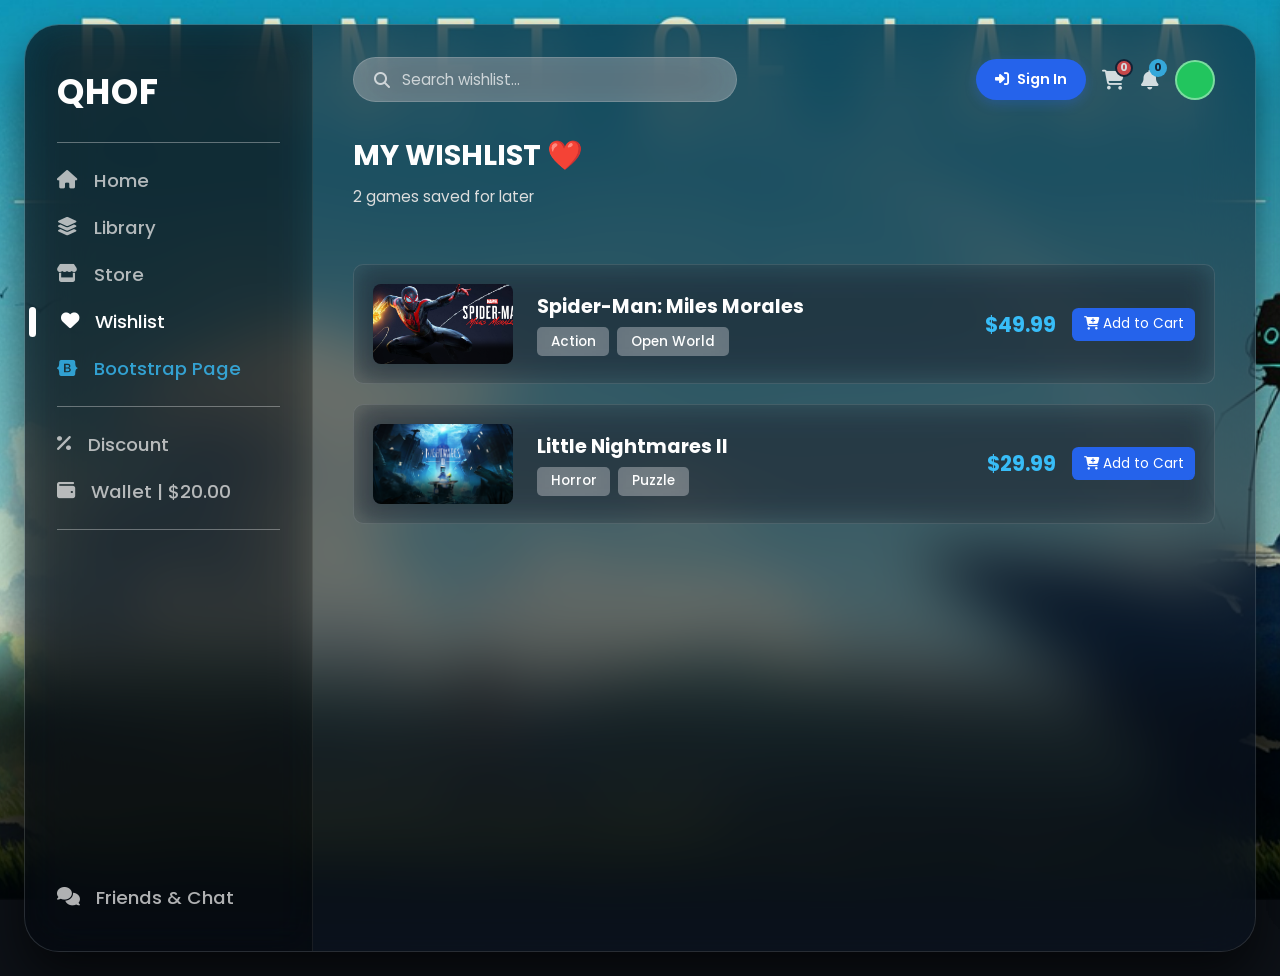
<file: shop/wishlist.html>
<!DOCTYPE html>
<html lang="uk">
<head>
  <meta charset="UTF-8">
  <meta name="viewport" content="width=device-width, initial-scale=1.0">
  <title>QHOF — Wishlist</title>
  
  <link rel="preconnect" href="https://fonts.googleapis.com">
  <link rel="preconnect" href="https://fonts.gstatic.com" crossorigin>
  <link href="https://fonts.googleapis.com/css2?family=Poppins:wght@400;500;600;700&display=swap" rel="stylesheet">
  <link rel="stylesheet" href="https://cdnjs.cloudflare.com/ajax/libs/font-awesome/6.4.0/css/all.min.css">
  <link rel="stylesheet" href="styles/style.css">
</head>
<body>

  <div class="app-window">
    <div class="sidebar-overlay" id="sidebarOverlay"></div>

    <aside class="sidebar" id="sidebar">
      <div class="logo-container">
        <div class="logo">QHOF</div>
        <button class="close-sidebar-btn" id="closeSidebarBtn"><i class="fa-solid fa-xmark"></i></button>
      </div>
      <div class="sidebar-divider"></div>

      <nav class="nav-menu">
        <a href="index.html" class="nav-link"><i class="fa-solid fa-house"></i><span>Home</span></a>
        <a href="library.html" class="nav-link"><i class="fa-solid fa-layer-group"></i><span>Library</span></a>
        <a href="store.html" class="nav-link"><i class="fa-solid fa-store"></i><span>Store</span></a>
        <a href="wishlist.html" class="nav-link active"><i class="fa-solid fa-heart"></i><span>Wishlist</span></a>
        <a href="bootstrap.html" class="nav-link bootstrap-link"><i class="fa-brands fa-bootstrap"></i><span>Bootstrap Page</span></a>
      </nav>

      <div class="sidebar-divider"></div>
      <nav class="nav-menu">
        <a href="#" class="nav-link"><i class="fa-solid fa-percent"></i><span>Discount</span></a>
        <a href="#" class="nav-link"><i class="fa-solid fa-wallet"></i><span>Wallet | $20.00</span></a>
      </nav>
      <div class="sidebar-divider"></div>
      <div class="sidebar-footer">
        <a href="#" class="nav-link"><i class="fa-solid fa-comments"></i><span>Friends & Chat</span></a>
      </div>
    </aside>

    <main class="main-content">
      <header class="top-bar">
        <button class="mobile-menu-toggle" id="mobileMenuToggle"><i class="fa-solid fa-bars"></i></button>
        <div class="search-container">
          <i class="fa-solid fa-magnifying-glass search-icon"></i>
          <input type="text" placeholder="Search wishlist..." class="search-input">
        </div>
        <div class="user-actions">
          <button class="btn-signin" id="openAuthModalBtn"><i class="fa-solid fa-right-to-bracket"></i><span>Sign In</span></button>
          <button class="action-btn" aria-label="Cart"></button>
          <button class="action-btn" aria-label="Notifications"><i class="fa-solid fa-bell"></i></button>
          <div class="user-avatar"></div>
        </div>
      </header>

      <section class="wishlist-header">
        <h1 class="page-main-title">MY WISHLIST ❤️</h1>
        <p class="section-subtitle">2 games saved for later</p>
      </section>

      <!-- Список бажаного -->
      <section class="wishlist-list">
        
        <div class="wishlist-item-card">
          <img src="assets/images/spider.png" alt="Spider-Man" class="wishlist-thumb">
          <div class="wishlist-info">
            <h3>Spider-Man: Miles Morales</h3>
            <div class="tags-row">
              <span class="tag">Action</span>
              <span class="tag">Open World</span>
            </div>
          </div>
          <div class="wishlist-price-block">
            <span class="wishlist-price">$49.99</span>
            <button class="btn-add-cart" onclick="window.globalCart.addItem('spider')">
              <i class="fa-solid fa-cart-plus"></i> Add to Cart
            </button>
          </div>
        </div>

        <div class="wishlist-item-card">
          <img src="assets/images/litn.png" alt="Little Nightmares II" class="wishlist-thumb">
          <div class="wishlist-info">
            <h3>Little Nightmares II</h3>
            <div class="tags-row">
              <span class="tag">Horror</span>
              <span class="tag">Puzzle</span>
            </div>
          </div>
          <div class="wishlist-price-block">
            <span class="wishlist-price">$29.99</span>
            <button class="btn-add-cart" onclick="window.globalCart.addItem('litn')">
              <i class="fa-solid fa-cart-plus"></i> Add to Cart
            </button>
          </div>
        </div>

      </section>

    </main>
  </div>

  <script src="js/main.js"></script>
</body>
</html>
</file>
<file: shop/styles/style.css>
/* ==========================================================================
   1. ЗМІННІ СТИЛІВ (:root)
   ========================================================================== */
:root {
  --font-family: 'Poppins', sans-serif;
  
  --color-text-main: #FEFEFE;
  --color-text-muted: #DDDDDD;
  --color-search-bg: rgba(254, 254, 254, 0.3);
  --color-sidebar-bg: rgba(0, 0, 0, 0.3);
  --color-border: rgba(221, 221, 221, 0.4);
  --color-accent: #2563eb;
  --color-accent-hover: #1d4ed8;
  
  --radius-search: 22.5px;
  --radius-card: 10px;
  --radius-app: 35px;
}

/* ==========================================================================
   2. СКИДАННЯ ТА БАЗОВІ СТИЛІ
   ========================================================================== */
* {
  margin: 0;
  padding: 0;
  box-sizing: border-box;
}

html {
  scroll-behavior: smooth;
}

body {
  font-family: var(--font-family);
  color: var(--color-text-main);
  background: #0d1117 url('../assets/images/pol.png') center/cover no-repeat fixed;
  transition: background-image 0.6s ease-in-out;
  min-height: 100vh;
  display: flex;
  align-items: center;
  justify-content: center;
  padding: 1.5rem;
}

img {
  width: 100%;
  max-width: 100%;
  height: auto;
  display: block;
}

a {
  color: inherit;
  text-decoration: none;
}

button {
  cursor: pointer;
  border: none;
  background: none;
  font-family: inherit;
}

/* ==========================================================================
   3. КНОПКА НАВІГАЦІЇ ВГОРУ
   ========================================================================== */
.scroll-top-btn {
  position: fixed;
  bottom: 2rem;
  right: 2rem;
  width: 3.2rem;
  height: 3.2rem;
  border-radius: 50%;
  background: var(--color-accent);
  color: var(--color-text-main);
  display: flex;
  align-items: center;
  justify-content: center;
  font-size: 1.25rem;
  box-shadow: 0 4px 20px rgba(0, 0, 0, 0.5);
  z-index: 999;
  opacity: 0;
  visibility: hidden;
  transform: translateY(20px) scale(0.9);
  transition: opacity 0.4s ease, transform 0.4s ease, visibility 0.4s ease, background-color 0.3s ease;
}

.scroll-top-btn.visible {
  opacity: 1;
  visibility: visible;
  transform: translateY(0) scale(1);
}

.scroll-top-btn:hover {
  transform: translateY(-5px) scale(1.05);
  background: var(--color-accent-hover);
  box-shadow: 0 8px 25px rgba(37, 99, 235, 0.5);
}

/* ==========================================================================
   4. ГОЛОВНИЙ КОНТЕЙНЕР ТА САЙДБАР (Glassmorphism)
   ========================================================================== */
.app-window {
  display: flex;
  width: 100%;
  max-width: 90rem;
  min-height: 58rem;
  background: rgba(10, 18, 30, 0.45);
  backdrop-filter: blur(30px);
  -webkit-backdrop-filter: blur(30px);
  border-radius: var(--radius-app);
  overflow: hidden;
  box-shadow: 0 25px 50px rgba(0, 0, 0, 0.6);
  border: 1px solid rgba(255, 255, 255, 0.12);
  position: relative;
}

.sidebar {
  width: 18rem;
  background: var(--color-sidebar-bg);
  backdrop-filter: blur(20px);
  -webkit-backdrop-filter: blur(20px);
  padding: 2.5rem 2rem;
  display: flex;
  flex-direction: column;
  gap: 1.5rem;
  flex-shrink: 0;
  border-right: 1px solid rgba(255, 255, 255, 0.08);
  transition: transform 0.3s ease;
}

.logo-container {
  display: flex;
  justify-content: space-between;
  align-items: center;
}

.logo {
  font-size: 2.2rem;
  font-weight: 700;
  color: var(--color-text-main);
  letter-spacing: 1px;
}

.close-sidebar-btn {
  display: none;
  color: var(--color-text-main);
  font-size: 1.5rem;
}

.sidebar-divider {
  width: 100%;
  height: 1px;
  background-color: var(--color-border);
}

.nav-menu {
  display: flex;
  flex-direction: column;
  gap: 1.25rem;
}

.nav-link {
  display: flex;
  align-items: center;
  gap: 1rem;
  font-size: 1.15rem;
  font-weight: 500;
  color: var(--color-text-muted);
  opacity: 0.8;
  position: relative;
  transition: opacity 0.2s ease, color 0.2s ease, transform 0.2s ease;
}

.nav-link:hover,
.nav-link.active {
  opacity: 1;
  color: var(--color-text-main);
  transform: translateX(4px);
}

.nav-link.active::before {
  content: '';
  position: absolute;
  left: -2rem;
  top: 50%;
  transform: translateY(-50%);
  width: 7px;
  height: 30px;
  background: var(--color-text-main);
  border-radius: 50px;
}

.bootstrap-link {
  color: #38bdf8;
}

.sidebar-footer {
  margin-top: auto;
}

/* ==========================================================================
   5. ВЕРХНІЙ БАР
   ========================================================================== */
.main-content {
  flex: 1;
  padding: 2rem 2.5rem;
  display: flex;
  flex-direction: column;
  gap: 2rem;
  overflow-y: auto;
  background: rgba(12, 23, 38, 0.25);
}

.top-bar {
  display: flex;
  justify-content: space-between;
  align-items: center;
  gap: 1rem;
}

.btn-back {
  display: flex;
  align-items: center;
  gap: 0.5rem;
  background: rgba(255, 255, 255, 0.1);
  padding: 0.55rem 1rem;
  border-radius: 1.2rem;
  font-weight: 500;
  font-size: 0.9rem;
  border: 1px solid rgba(255, 255, 255, 0.15);
  transition: background 0.2s;
}

.btn-back:hover {
  background: rgba(255, 255, 255, 0.2);
}

.mobile-menu-toggle {
  display: none;
  font-size: 1.5rem;
  color: var(--color-text-main);
  padding: 0.5rem;
}

.search-container {
  display: flex;
  align-items: center;
  gap: 0.75rem;
  width: 24rem;
  height: 2.8125rem;
  background: var(--color-search-bg);
  backdrop-filter: blur(25px);
  -webkit-backdrop-filter: blur(25px);
  border-radius: var(--radius-search);
  padding: 0 1.25rem;
  border: 1px solid rgba(255, 255, 255, 0.15);
  transition: border-color 0.3s ease, box-shadow 0.3s ease;
}

.search-container:focus-within {
  border-color: rgba(255, 255, 255, 0.6);
  box-shadow: 0 0 15px rgba(255, 255, 255, 0.2);
}

.search-icon {
  color: var(--color-text-main);
  opacity: 0.7;
  font-size: 1rem;
}

.search-input {
  background: transparent;
  border: none;
  outline: none;
  color: var(--color-text-main);
  font-family: var(--font-family);
  font-size: 0.95rem;
  width: 100%;
}

.search-input::placeholder {
  color: var(--color-text-main);
  opacity: 0.7;
}

.user-actions {
  display: flex;
  align-items: center;
  gap: 1rem;
}

.btn-signin {
  display: flex;
  align-items: center;
  gap: 0.5rem;
  background: var(--color-accent);
  color: #ffffff;
  padding: 0.6rem 1.2rem;
  border-radius: 1.5rem;
  font-weight: 600;
  font-size: 0.9rem;
  box-shadow: 0 4px 12px rgba(37, 99, 235, 0.3);
  transition: background-color 0.3s ease, transform 0.2s ease, box-shadow 0.3s ease;
}

.btn-signin:hover {
  background: var(--color-accent-hover);
  transform: translateY(-2px);
  box-shadow: 0 6px 18px rgba(37, 99, 235, 0.5);
}

.action-btn {
  color: var(--color-text-main);
  font-size: 1.25rem;
  opacity: 0.8;
  transition: opacity 0.2s, transform 0.2s;
}

.action-btn:hover {
  opacity: 1;
  transform: scale(1.1);
}

.user-avatar {
  width: 40px;
  height: 40px;
  border-radius: 50%;
  background: #22c55e url('https://images.unsplash.com/photo-1535713875002-d1d0cf377fde?auto=format&fit=crop&w=100&q=80') center/cover;
  border: 2px solid rgba(255, 255, 255, 0.4);
}

/* ==========================================================================
   6. HERO BANNER
   ========================================================================== */
.hero-card, .game-details-hero {
  position: relative;
  width: 100%;
  height: 26rem;
  border-radius: var(--radius-card);
  background: url('../assets/images/pol.png') top center / cover no-repeat;
  box-shadow: inset 0px -183px 50px -35px rgba(0, 0, 0, 0.85);
  display: flex;
  align-items: flex-end;
  overflow: hidden;
  border: 1px solid rgba(255, 255, 255, 0.1);
  transition: background-image 0.5s ease-in-out;
}

.clickable-card {
  cursor: pointer;
}

.carousel-control {
  position: absolute;
  top: 50%;
  transform: translateY(-50%);
  width: 2.8rem;
  height: 2.8rem;
  background: rgba(0, 0, 0, 0.4);
  backdrop-filter: blur(10px);
  -webkit-backdrop-filter: blur(10px);
  border: 1px solid rgba(255, 255, 255, 0.2);
  color: var(--color-text-main);
  border-radius: 50%;
  display: flex;
  align-items: center;
  justify-content: center;
  font-size: 1.1rem;
  z-index: 10;
  opacity: 0;
  transition: opacity 0.3s ease, background-color 0.3s ease, transform 0.2s ease;
}

.hero-card:hover .carousel-control {
  opacity: 1;
}

.carousel-control:hover {
  background: var(--color-accent);
  transform: translateY(-50%) scale(1.1);
}

.carousel-control.prev { left: 1rem; }
.carousel-control.next { right: 1rem; }

.hero-overlay {
  width: 100%;
  padding: 2.2rem;
  display: flex;
  justify-content: space-between;
  align-items: flex-end;
  z-index: 2;
}

.hero-details {
  display: flex;
  flex-direction: column;
  gap: 0.75rem;
}

.hero-title {
  font-size: 2.4rem;
  font-weight: 700;
  line-height: 1.2;
  text-shadow: 0 4px 10px rgba(0,0,0,0.5);
}

.tags-row {
  display: flex;
  align-items: center;
  gap: 0.5rem;
  flex-wrap: wrap;
}

.tag {
  height: 1.8rem;
  display: inline-flex;
  align-items: center;
  justify-content: center;
  padding: 0 0.85rem;
  background: rgba(254, 254, 254, 0.3);
  backdrop-filter: blur(15px);
  -webkit-backdrop-filter: blur(15px);
  border-radius: 5px;
  font-size: 0.85rem;
  font-weight: 500;
  color: #FEFEFE;
}

.hero-price {
  font-weight: 600;
  font-size: 1.6rem;
  white-space: nowrap;
}

/* ==========================================================================
   7. СТОРІНКА ДЕТАЛЕЙ ГРИ (game.html layout)
   ========================================================================== */
.game-details-grid {
  display: grid;
  grid-template-columns: 2fr 1fr;
  gap: 1.5rem;
}

.content-box {
  background: rgba(255, 255, 255, 0.05);
  border: 1px solid rgba(255, 255, 255, 0.1);
  border-radius: var(--radius-card);
  padding: 1.5rem;
  backdrop-filter: blur(15px);
  -webkit-backdrop-filter: blur(15px);
  margin-bottom: 1.5rem;
}

.box-title {
  font-size: 1.25rem;
  font-weight: 600;
  margin-bottom: 1rem;
  display: flex;
  align-items: center;
  gap: 0.6rem;
}

.game-description-text {
  font-size: 0.95rem;
  line-height: 1.6;
  color: var(--color-text-muted);
}

/* Системні вимоги */
.sys-req-grid {
  display: grid;
  grid-template-columns: 1fr 1fr;
  gap: 1.2rem;
}

.req-col h4 {
  font-size: 1rem;
  margin-bottom: 0.5rem;
  color: var(--color-accent);
}

.req-col p {
  font-size: 0.85rem;
  margin-bottom: 0.4rem;
  color: var(--color-text-muted);
}

/* Картка купівлі збоку */
.buy-card {
  background: rgba(15, 23, 42, 0.85);
  border: 1px solid rgba(255, 255, 255, 0.15);
  border-radius: var(--radius-card);
  padding: 1.5rem;
  backdrop-filter: blur(20px);
  -webkit-backdrop-filter: blur(20px);
  display: flex;
  flex-direction: column;
  gap: 1rem;
  position: sticky;
  top: 1rem;
}

.buy-card-header {
  display: flex;
  justify-content: space-between;
  align-items: center;
}

.buy-price {
  font-size: 2rem;
  font-weight: 700;
  color: #38bdf8;
}

.stock-status {
  font-size: 0.85rem;
  color: #22c55e;
}

.btn-buy-now {
  background: var(--color-accent);
  color: #fff;
  padding: 0.85rem;
  border-radius: 0.6rem;
  font-size: 1.05rem;
  font-weight: 600;
  display: flex;
  align-items: center;
  justify-content: center;
  gap: 0.6rem;
  transition: background 0.2s ease, transform 0.2s ease;
}

.btn-buy-now:hover {
  background: var(--color-accent-hover);
  transform: translateY(-2px);
}

.btn-wishlist {
  background: rgba(255, 255, 255, 0.1);
  color: #fff;
  padding: 0.75rem;
  border-radius: 0.6rem;
  font-size: 0.95rem;
  font-weight: 500;
  display: flex;
  align-items: center;
  justify-content: center;
  gap: 0.6rem;
  border: 1px solid rgba(255, 255, 255, 0.15);
  transition: background 0.2s ease;
}

.btn-wishlist:hover {
  background: rgba(255, 255, 255, 0.2);
}

.buy-card-divider {
  height: 1px;
  background: rgba(255, 255, 255, 0.1);
}

.meta-list {
  display: flex;
  flex-direction: column;
  gap: 0.75rem;
}

.meta-item {
  display: flex;
  justify-content: space-between;
  font-size: 0.85rem;
}

.meta-label {
  color: var(--color-text-muted);
}

.meta-value {
  font-weight: 600;
}

/* ==========================================================================
   8. СІТКА КАРТОК ІГОР НА ГОЛОВНІЙ
   ========================================================================== */
.section-header {
  display: flex;
  align-items: center;
  justify-content: space-between;
  margin-bottom: 1rem;
}

.section-title {
  font-size: 1.3rem;
  font-weight: 600;
  letter-spacing: 0.5px;
}

.dots-navigation {
  display: flex;
  gap: 0.5rem;
}

.dot {
  width: 10px;
  height: 10px;
  border-radius: 50%;
  background: var(--color-text-main);
  opacity: 0.3;
  cursor: pointer;
  transition: opacity 0.3s ease, transform 0.3s ease, background-color 0.3s ease;
}

.dot:hover {
  opacity: 0.7;
  transform: scale(1.2);
}

.dot.active {
  opacity: 1;
  background: var(--color-accent);
  transform: scale(1.25);
}

.view-all {
  font-size: 0.95rem;
  font-weight: 600;
  opacity: 0.8;
  transition: opacity 0.2s;
}

.view-all:hover {
  opacity: 1;
}

.games-grid {
  display: grid;
  grid-template-columns: repeat(2, 1fr);
  gap: 1.25rem;
}

.game-card {
  display: block;
  height: 16rem;
  border-radius: var(--radius-card);
  position: relative;
  overflow: hidden;
  box-shadow: inset 0px -125px 50px -35px rgba(0, 0, 0, 0.75);
  transition: transform 0.3s ease, box-shadow 0.3s ease;
  border: 1px solid rgba(255, 255, 255, 0.08);
}

.game-card:hover {
  transform: translateY(-6px) scale(1.01);
  box-shadow: 0 12px 30px rgba(0, 0, 0, 0.5), inset 0px -125px 50px -35px rgba(0, 0, 0, 0.85);
}

.card-nightmares { background: url('../assets/images/litn.png') center/cover no-repeat; }
.card-unravel { background: url('../assets/images/unravel.png') center/cover no-repeat; }
.card-forza { background: url('../assets/images/forza.png') center/cover no-repeat; }
.card-spider { background: url('../assets/images/spider.png') center/cover no-repeat; }

.card-overlay {
  position: absolute;
  bottom: 0;
  left: 0;
  right: 0;
  padding: 1.25rem;
  display: flex;
  flex-direction: column;
  gap: 0.5rem;
}

.game-title {
  font-size: 1.35rem;
  font-weight: 700;
}

.card-bottom {
  display: flex;
  justify-content: space-between;
  align-items: center;
}

.game-price {
  font-size: 1.1rem;
  font-weight: 600;
}

/* ==========================================================================
   9. ВІДГУКИ
   ========================================================================== */
.reviews-section {
  display: flex;
  flex-direction: column;
  gap: 1rem;
  margin-top: 1rem;
}

.reviews-grid {
  display: grid;
  grid-template-columns: repeat(2, 1fr);
  gap: 1.25rem;
}

.review-card {
  background: rgba(255, 255, 255, 0.05);
  border: 1px solid rgba(255, 255, 255, 0.1);
  border-radius: var(--radius-card);
  padding: 1.25rem;
  display: flex;
  flex-direction: column;
  gap: 0.75rem;
  backdrop-filter: blur(10px);
  -webkit-backdrop-filter: blur(10px);
  transition: transform 0.3s ease, background 0.3s ease;
}

.review-card:hover {
  transform: translateY(-4px);
  background: rgba(255, 255, 255, 0.08);
}

.review-header {
  display: flex;
  align-items: center;
  gap: 0.75rem;
}

.reviewer-avatar {
  width: 42px;
  height: 42px;
  border-radius: 50%;
  background-size: cover;
  background-position: center;
  border: 1px solid rgba(255, 255, 255, 0.3);
}

.avatar-1 { background-image: url('https://images.unsplash.com/photo-1570295999919-56ceb5ecca61?auto=format&fit=crop&w=100&q=80'); }
.avatar-2 { background-image: url('https://images.unsplash.com/photo-1494790108377-be9c29b29330?auto=format&fit=crop&w=100&q=80'); }
.avatar-3 { background-image: url('https://images.unsplash.com/photo-1507003211169-0a1dd7228f2d?auto=format&fit=crop&w=100&q=80'); }

.reviewer-name {
  font-size: 0.95rem;
  font-weight: 600;
}

.stars {
  color: #f59e0b;
  font-size: 0.75rem;
  display: flex;
  gap: 2px;
}

.review-text {
  font-size: 0.85rem;
  color: var(--color-text-muted);
  line-height: 1.4;
  font-style: italic;
}

/* ==========================================================================
   10. МОДАЛЬНЕ ВІКНО АВТЕНТИФІКАЦІЇ
   ========================================================================== */
.modal-overlay {
  position: fixed;
  inset: 0;
  background: rgba(0, 0, 0, 0.75);
  backdrop-filter: blur(8px);
  -webkit-backdrop-filter: blur(8px);
  display: flex;
  align-items: center;
  justify-content: center;
  z-index: 2000;
  opacity: 0;
  visibility: hidden;
  transition: opacity 0.3s ease, visibility 0.3s ease;
}

.modal-overlay.active {
  opacity: 1;
  visibility: visible;
}

.modal-card {
  background: #1e293b;
  border: 1px solid rgba(255, 255, 255, 0.15);
  width: 100%;
  max-width: 26rem;
  border-radius: 1rem;
  padding: 2rem;
  position: relative;
  box-shadow: 0 25px 50px rgba(0, 0, 0, 0.5);
  transform: scale(0.85);
  transition: transform 0.3s cubic-bezier(0.34, 1.56, 0.64, 1);
}

.modal-overlay.active .modal-card {
  transform: scale(1);
}

.modal-close {
  position: absolute;
  top: 1rem;
  right: 1.2rem;
  font-size: 1.8rem;
  color: var(--color-text-muted);
  transition: color 0.2s;
}

.modal-close:hover {
  color: #ef4444;
}

.modal-header {
  margin-bottom: 1.5rem;
  text-align: center;
}

.modal-header h2 {
  font-size: 1.75rem;
  font-weight: 700;
  margin-bottom: 0.25rem;
}

.modal-header p {
  font-size: 0.85rem;
  color: var(--color-text-muted);
}

.auth-form {
  display: flex;
  flex-direction: column;
  gap: 1.2rem;
}

.form-group {
  display: flex;
  flex-direction: column;
  gap: 0.4rem;
}

.form-group label {
  font-size: 0.85rem;
  font-weight: 500;
  color: var(--color-text-muted);
}

.form-group input {
  background: rgba(15, 23, 42, 0.8);
  border: 1px solid rgba(255, 255, 255, 0.2);
  padding: 0.75rem 1rem;
  border-radius: 0.5rem;
  color: var(--color-text-main);
  font-family: inherit;
  font-size: 0.95rem;
  outline: none;
  transition: border-color 0.2s;
}

.form-group input:focus {
  border-color: var(--color-accent);
}

.form-options {
  display: flex;
  justify-content: space-between;
  align-items: center;
  font-size: 0.8rem;
  color: var(--color-text-muted);
}

.form-options a {
  color: var(--color-accent);
}

.auth-submit-btn {
  background: var(--color-accent);
  color: #fff;
  padding: 0.8rem;
  border-radius: 0.5rem;
  font-weight: 600;
  font-size: 1rem;
  margin-top: 0.5rem;
  transition: background-color 0.2s ease;
}

.auth-submit-btn:hover {
  background: var(--color-accent-hover);
}

/* ==========================================================================
   11. АДАПТИВНІСТЬ ТА МЕДІА-ЗАПИТИ
   ========================================================================== */
.sidebar-overlay {
  display: none;
  position: fixed;
  inset: 0;
  background: rgba(0, 0, 0, 0.6);
  z-index: 1000;
}

@media (max-width: 992px) {
  body {
    padding: 0;
  }

  .app-window {
    border-radius: 0;
    min-height: 100vh;
  }

  .game-details-grid {
    grid-template-columns: 1fr;
  }

  .reviews-grid {
    grid-template-columns: 1fr;
  }
}

@media (max-width: 768px) {
  .mobile-menu-toggle {
    display: block;
  }

  .sidebar {
    position: fixed;
    top: 0;
    left: -100%;
    height: 100vh;
    z-index: 1001;
    width: 16rem;
    box-shadow: 10px 0 30px rgba(0,0,0,0.5);
  }

  .sidebar.active {
    transform: translateX(100%);
  }

  .close-sidebar-btn {
    display: block;
  }

  .sidebar-overlay.active {
    display: block;
  }

  .main-content {
    padding: 1.25rem;
  }

  .search-container {
    width: 100%;
  }

  .games-grid {
    grid-template-columns: 1fr;
  }

  .sys-req-grid {
    grid-template-columns: 1fr;
  }

  .btn-signin {
    position: fixed;
    top: 1rem;
    right: 1rem;
    z-index: 900;
    box-shadow: 0 4px 15px rgba(0,0,0,0.6);
    padding: 0.5rem 1rem;
    font-size: 0.85rem;
  }
}

/* ==========================================================================
   12. ІНТЕРАКТИВНИЙ КОШИК (Cart Drawer) & СТИЛІ СТОРІНОК
   ========================================================================== */

/* Бейдж кількості товарів у шапці */
.cart-badge {
  position: absolute;
  top: -6px;
  right: -8px;
  background: #ef4444;
  color: #fff;
  font-size: 0.7rem;
  font-weight: 700;
  width: 18px;
  height: 18px;
  border-radius: 50%;
  display: flex;
  align-items: center;
  justify-content: center;
  border: 2px solid #0f172a;
}

/* Оверлей та Панель кошика */
.cart-drawer-overlay {
  position: fixed;
  inset: 0;
  background: rgba(0, 0, 0, 0.6);
  backdrop-filter: blur(5px);
  z-index: 2999;
  opacity: 0;
  visibility: hidden;
  transition: opacity 0.3s ease, visibility 0.3s ease;
}

.cart-drawer-overlay.active {
  opacity: 1;
  visibility: visible;
}

.cart-drawer {
  position: fixed;
  top: 0;
  right: -24rem;
  width: 22rem;
  height: 100vh;
  background: rgba(15, 23, 42, 0.95);
  backdrop-filter: blur(25px);
  -webkit-backdrop-filter: blur(25px);
  border-left: 1px solid rgba(255, 255, 255, 0.15);
  box-shadow: -10px 0 30px rgba(0,0,0,0.5);
  z-index: 3000;
  display: flex;
  flex-direction: column;
  transition: right 0.35s cubic-bezier(0.16, 1, 0.3, 1);
}

.cart-drawer.active {
  right: 0;
}

.cart-drawer-header {
  padding: 1.5rem;
  display: flex;
  justify-content: space-between;
  align-items: center;
  border-bottom: 1px solid rgba(255, 255, 255, 0.1);
}

.cart-drawer-header h3 {
  font-size: 1.2rem;
  font-weight: 600;
  display: flex;
  align-items: center;
  gap: 0.6rem;
}

.cart-close-btn {
  font-size: 1.8rem;
  color: var(--color-text-muted);
  transition: color 0.2s;
}

.cart-close-btn:hover {
  color: #ef4444;
}

.cart-items-list {
  flex: 1;
  padding: 1.25rem;
  overflow-y: auto;
  display: flex;
  flex-direction: column;
  gap: 1rem;
}

.cart-empty-state {
  text-align: center;
  color: var(--color-text-muted);
  margin: auto;
}

.cart-empty-state i {
  font-size: 3rem;
  margin-bottom: 0.8rem;
  opacity: 0.5;
}

.cart-item-card {
  display: flex;
  align-items: center;
  gap: 0.85rem;
  background: rgba(255, 255, 255, 0.05);
  padding: 0.75rem;
  border-radius: 0.6rem;
  border: 1px solid rgba(255, 255, 255, 0.08);
}

.cart-item-thumb {
  width: 60px;
  height: 60px;
  object-fit: cover;
  border-radius: 0.4rem;
}

.cart-item-details {
  flex: 1;
  display: flex;
  flex-direction: column;
  gap: 0.25rem;
}

.cart-item-title {
  font-size: 0.9rem;
  font-weight: 600;
}

.cart-item-price {
  font-size: 0.85rem;
  color: #38bdf8;
  font-weight: 600;
}

.cart-qty-controls {
  display: flex;
  align-items: center;
  gap: 0.5rem;
  margin-top: 0.2rem;
}

.cart-qty-controls button {
  width: 22px;
  height: 22px;
  background: rgba(255, 255, 255, 0.15);
  color: #fff;
  border-radius: 4px;
  font-weight: 700;
}

.cart-item-remove {
  color: var(--color-text-muted);
  font-size: 1rem;
  transition: color 0.2s;
}

.cart-item-remove:hover {
  color: #ef4444;
}

.cart-drawer-footer {
  padding: 1.5rem;
  border-top: 1px solid rgba(255, 255, 255, 0.1);
  background: rgba(10, 15, 28, 0.8);
}

.cart-total-row {
  display: flex;
  justify-content: space-between;
  font-size: 1.1rem;
  font-weight: 600;
  margin-bottom: 1rem;
}

.cart-total-price {
  color: #22c55e;
  font-size: 1.3rem;
}

.btn-checkout {
  width: 100%;
  background: var(--color-accent);
  color: #fff;
  padding: 0.8rem;
  border-radius: 0.6rem;
  font-weight: 600;
  font-size: 1rem;
  display: flex;
  align-items: center;
  justify-content: center;
  gap: 0.6rem;
  transition: background 0.2s;
}

.btn-checkout:hover {
  background: var(--color-accent-hover);
}

/* Заголовки сторінок */
.page-main-title {
  font-size: 1.8rem;
  font-weight: 700;
  margin-bottom: 0.5rem;
}

.section-subtitle {
  color: var(--color-text-muted);
  font-size: 0.95rem;
  margin-bottom: 1.5rem;
}

/* Фільтри Магазину */
.filter-bar {
  display: flex;
  gap: 0.6rem;
  flex-wrap: wrap;
  margin-bottom: 1.5rem;
}

.filter-btn {
  padding: 0.5rem 1rem;
  background: rgba(255, 255, 255, 0.08);
  border: 1px solid rgba(255, 255, 255, 0.12);
  border-radius: 1.5rem;
  color: var(--color-text-muted);
  font-size: 0.85rem;
  font-weight: 500;
  transition: background 0.2s, color 0.2s;
}

.filter-btn.active, .filter-btn:hover {
  background: var(--color-accent);
  color: #fff;
}

.card-actions-row {
  display: flex;
  align-items: center;
  gap: 0.5rem;
}

.btn-card-details {
  padding: 0.4rem 0.8rem;
  background: rgba(255, 255, 255, 0.15);
  border-radius: 0.4rem;
  font-size: 0.8rem;
  font-weight: 600;
}

.btn-add-cart {
  padding: 0.4rem 0.7rem;
  background: var(--color-accent);
  color: #fff;
  border-radius: 0.4rem;
  font-size: 0.85rem;
  transition: background 0.2s;
}

.btn-add-cart:hover {
  background: var(--color-accent-hover);
}

/* Картки Бібліотеки */
.library-list, .wishlist-list {
  display: flex;
  flex-direction: column;
  gap: 1.2rem;
}

.library-item-card, .wishlist-item-card {
  display: flex;
  align-items: center;
  gap: 1.5rem;
  background: rgba(255, 255, 255, 0.05);
  border: 1px solid rgba(255, 255, 255, 0.1);
  border-radius: var(--radius-card);
  padding: 1.2rem;
  backdrop-filter: blur(15px);
  -webkit-backdrop-filter: blur(15px);
}

.library-thumb, .wishlist-thumb {
  width: 140px;
  height: 80px;
  object-fit: cover;
  border-radius: 0.5rem;
}

.library-info, .wishlist-info {
  flex: 1;
}

.library-info h3, .wishlist-info h3 {
  font-size: 1.2rem;
  margin-bottom: 0.4rem;
}

.library-meta {
  display: flex;
  gap: 1.2rem;
  font-size: 0.85rem;
  color: var(--color-text-muted);
  margin-bottom: 0.6rem;
}

.progress-bar-container {
  height: 6px;
  background: rgba(255, 255, 255, 0.1);
  border-radius: 3px;
  overflow: hidden;
  max-width: 20rem;
}

.progress-bar {
  height: 100%;
  background: #22c55e;
}

.btn-play-game {
  background: #22c55e;
  color: #fff;
  padding: 0.75rem 1.5rem;
  border-radius: 0.6rem;
  font-weight: 700;
  font-size: 0.95rem;
  box-shadow: 0 4px 15px rgba(34, 197, 94, 0.3);
  transition: transform 0.2s, background-color 0.2s;
}

.btn-play-game:hover {
  background: #16a34a;
  transform: translateY(-2px);
}

.wishlist-price-block {
  display: flex;
  align-items: center;
  gap: 1rem;
}

.wishlist-price {
  font-size: 1.3rem;
  font-weight: 700;
  color: #38bdf8;
}

/* Додані фони для карток Planet of Lana та Stray */
.card-nightmares { background: url('../assets/images/litn.png') center/cover no-repeat; }
.card-unravel { background: url('../assets/images/unravel.png') center/cover no-repeat; }
.card-forza { background: url('../assets/images/forza.png') center/cover no-repeat; }
.card-spider { background: url('../assets/images/spider.png') center/cover no-repeat; }
.card-pol { background: url('../assets/images/pol.png') center/cover no-repeat; }
.card-stray { background: url('../assets/images/stray.png') center/cover no-repeat; }

/* ==========================================================================
   13. СТИЛІ ІНТЕРАКТИВНОГО ДЗВІНОЧКА (NOTIFICATIONS) ТА ПРОФІЛЮ (PROFILE)
   ========================================================================== */

/* Бейдж Дзвіночка */
.notif-badge {
  position: absolute;
  top: -6px;
  right: -8px;
  background: #38bdf8;
  color: #0f172a;
  font-size: 0.7rem;
  font-weight: 700;
  width: 18px;
  height: 18px;
  border-radius: 50%;
  display: flex;
  align-items: center;
  justify-content: center;
}

/* Висувна панель сповіщень */
.notif-drawer-overlay {
  position: fixed;
  inset: 0;
  background: rgba(0, 0, 0, 0.6);
  backdrop-filter: blur(5px);
  z-index: 2999;
  opacity: 0;
  visibility: hidden;
  transition: opacity 0.3s ease, visibility 0.3s ease;
}

.notif-drawer-overlay.active {
  opacity: 1;
  visibility: visible;
}

.notif-drawer {
  position: fixed;
  top: 0;
  right: -24rem;
  width: 22rem;
  height: 100vh;
  background: rgba(15, 23, 42, 0.95);
  backdrop-filter: blur(25px);
  -webkit-backdrop-filter: blur(25px);
  border-left: 1px solid rgba(255, 255, 255, 0.15);
  box-shadow: -10px 0 30px rgba(0,0,0,0.5);
  z-index: 3000;
  display: flex;
  flex-direction: column;
  transition: right 0.35s cubic-bezier(0.16, 1, 0.3, 1);
}

.notif-drawer.active {
  right: 0;
}

.notif-drawer-header {
  padding: 1.5rem;
  display: flex;
  justify-content: space-between;
  align-items: center;
  border-bottom: 1px solid rgba(255, 255, 255, 0.1);
}

.notif-close-btn {
  font-size: 1.8rem;
  color: var(--color-text-muted);
}

.notif-actions-bar {
  display: flex;
  justify-content: space-between;
  padding: 0.75rem 1.5rem;
  background: rgba(255, 255, 255, 0.03);
  border-bottom: 1px solid rgba(255, 255, 255, 0.08);
}

.btn-text-action {
  font-size: 0.8rem;
  color: #38bdf8;
  font-weight: 500;
}

.btn-text-action.danger {
  color: #ef4444;
}

.notif-items-list {
  flex: 1;
  padding: 1rem;
  overflow-y: auto;
  display: flex;
  flex-direction: column;
  gap: 0.85rem;
}

.notif-card {
  display: flex;
  gap: 0.85rem;
  background: rgba(255, 255, 255, 0.05);
  padding: 0.85rem;
  border-radius: 0.6rem;
  border: 1px solid rgba(255, 255, 255, 0.08);
  position: relative;
}

.notif-card.unread {
  background: rgba(37, 99, 235, 0.15);
  border-color: rgba(37, 99, 235, 0.4);
}

.notif-icon {
  width: 36px;
  height: 36px;
  border-radius: 50%;
  background: rgba(255, 255, 255, 0.1);
  display: flex;
  align-items: center;
  justify-content: center;
  color: #38bdf8;
  font-size: 0.95rem;
  flex-shrink: 0;
}

.notif-content h4 {
  font-size: 0.9rem;
  margin-bottom: 0.2rem;
}

.notif-content p {
  font-size: 0.8rem;
  color: var(--color-text-muted);
  line-height: 1.3;
}

.notif-time {
  font-size: 0.7rem;
  color: rgba(255, 255, 255, 0.4);
  margin-top: 0.3rem;
  display: block;
}

/* СТИЛІ СТОРІНКИ ПРОФІЛЮ */
.profile-hero-card {
  background: rgba(255, 255, 255, 0.05);
  border: 1px solid rgba(255, 255, 255, 0.1);
  border-radius: var(--radius-card);
  overflow: hidden;
  margin-bottom: 1.5rem;
}

.profile-cover {
  height: 10rem;
  background: url('../assets/images/pol.png') center/cover no-repeat;
  position: relative;
}

.profile-header-info {
  padding: 1.5rem;
  display: flex;
  align-items: flex-end;
  gap: 1.5rem;
  position: relative;
  margin-top: -3.5rem;
  flex-wrap: wrap;
}

.profile-avatar-wrapper {
  position: relative;
}

.profile-avatar-lg {
  width: 90px;
  height: 90px;
  border-radius: 50%;
  background: #22c55e url('https://images.unsplash.com/photo-1535713875002-d1d0cf377fde?auto=format&fit=crop&w=200&q=80') center/cover;
  border: 4px solid #0f172a;
}

.status-online-dot {
  position: absolute;
  bottom: 5px;
  right: 5px;
  width: 16px;
  height: 16px;
  background: #22c55e;
  border-radius: 50%;
  border: 3px solid #0f172a;
}

.profile-text-details {
  flex: 1;
}

.profile-name-row {
  display: flex;
  align-items: center;
  gap: 0.75rem;
}

.profile-name-row h2 {
  font-size: 1.5rem;
  font-weight: 700;
}

.user-level-badge {
  background: var(--color-accent);
  color: #fff;
  font-size: 0.75rem;
  font-weight: 700;
  padding: 0.2rem 0.6rem;
  border-radius: 1rem;
}

.profile-bio {
  font-size: 0.85rem;
  color: var(--color-text-muted);
  margin-top: 0.25rem;
}

.btn-edit-profile {
  background: rgba(255, 255, 255, 0.1);
  color: #fff;
  padding: 0.6rem 1.2rem;
  border-radius: 0.5rem;
  font-size: 0.85rem;
  font-weight: 600;
  border: 1px solid rgba(255, 255, 255, 0.15);
  transition: background 0.2s;
}

.btn-edit-profile:hover {
  background: rgba(255, 255, 255, 0.2);
}

.profile-stats-grid {
  display: grid;
  grid-template-columns: repeat(4, 1fr);
  gap: 1rem;
  margin-bottom: 1.5rem;
}

.stat-card {
  background: rgba(255, 255, 255, 0.05);
  border: 1px solid rgba(255, 255, 255, 0.1);
  border-radius: var(--radius-card);
  padding: 1rem 1.25rem;
  display: flex;
  align-items: center;
  gap: 1rem;
}

.stat-icon {
  font-size: 1.8rem;
  color: #38bdf8;
}

.stat-card h3 {
  font-size: 1.3rem;
  font-weight: 700;
}

.stat-card p {
  font-size: 0.8rem;
  color: var(--color-text-muted);
}

.activity-item {
  display: flex;
  align-items: center;
  gap: 1rem;
  padding: 0.75rem 0;
  border-bottom: 1px solid rgba(255, 255, 255, 0.08);
}

.activity-thumb {
  width: 60px;
  height: 40px;
  object-fit: cover;
  border-radius: 0.4rem;
}

.activity-info h4 {
  font-size: 0.95rem;
}

.activity-info p {
  font-size: 0.8rem;
  color: var(--color-text-muted);
}

.activity-time {
  font-size: 0.75rem;
  color: rgba(255, 255, 255, 0.4);
  margin-left: auto;
}

.badges-grid {
  display: grid;
  grid-template-columns: repeat(2, 1fr);
  gap: 0.85rem;
}

.badge-item {
  background: rgba(255, 255, 255, 0.08);
  height: 60px;
  border-radius: 0.5rem;
  display: flex;
  align-items: center;
  justify-content: center;
  font-size: 1.5rem;
  color: #f59e0b;
  border: 1px solid rgba(255, 255, 255, 0.1);
}
</file>
